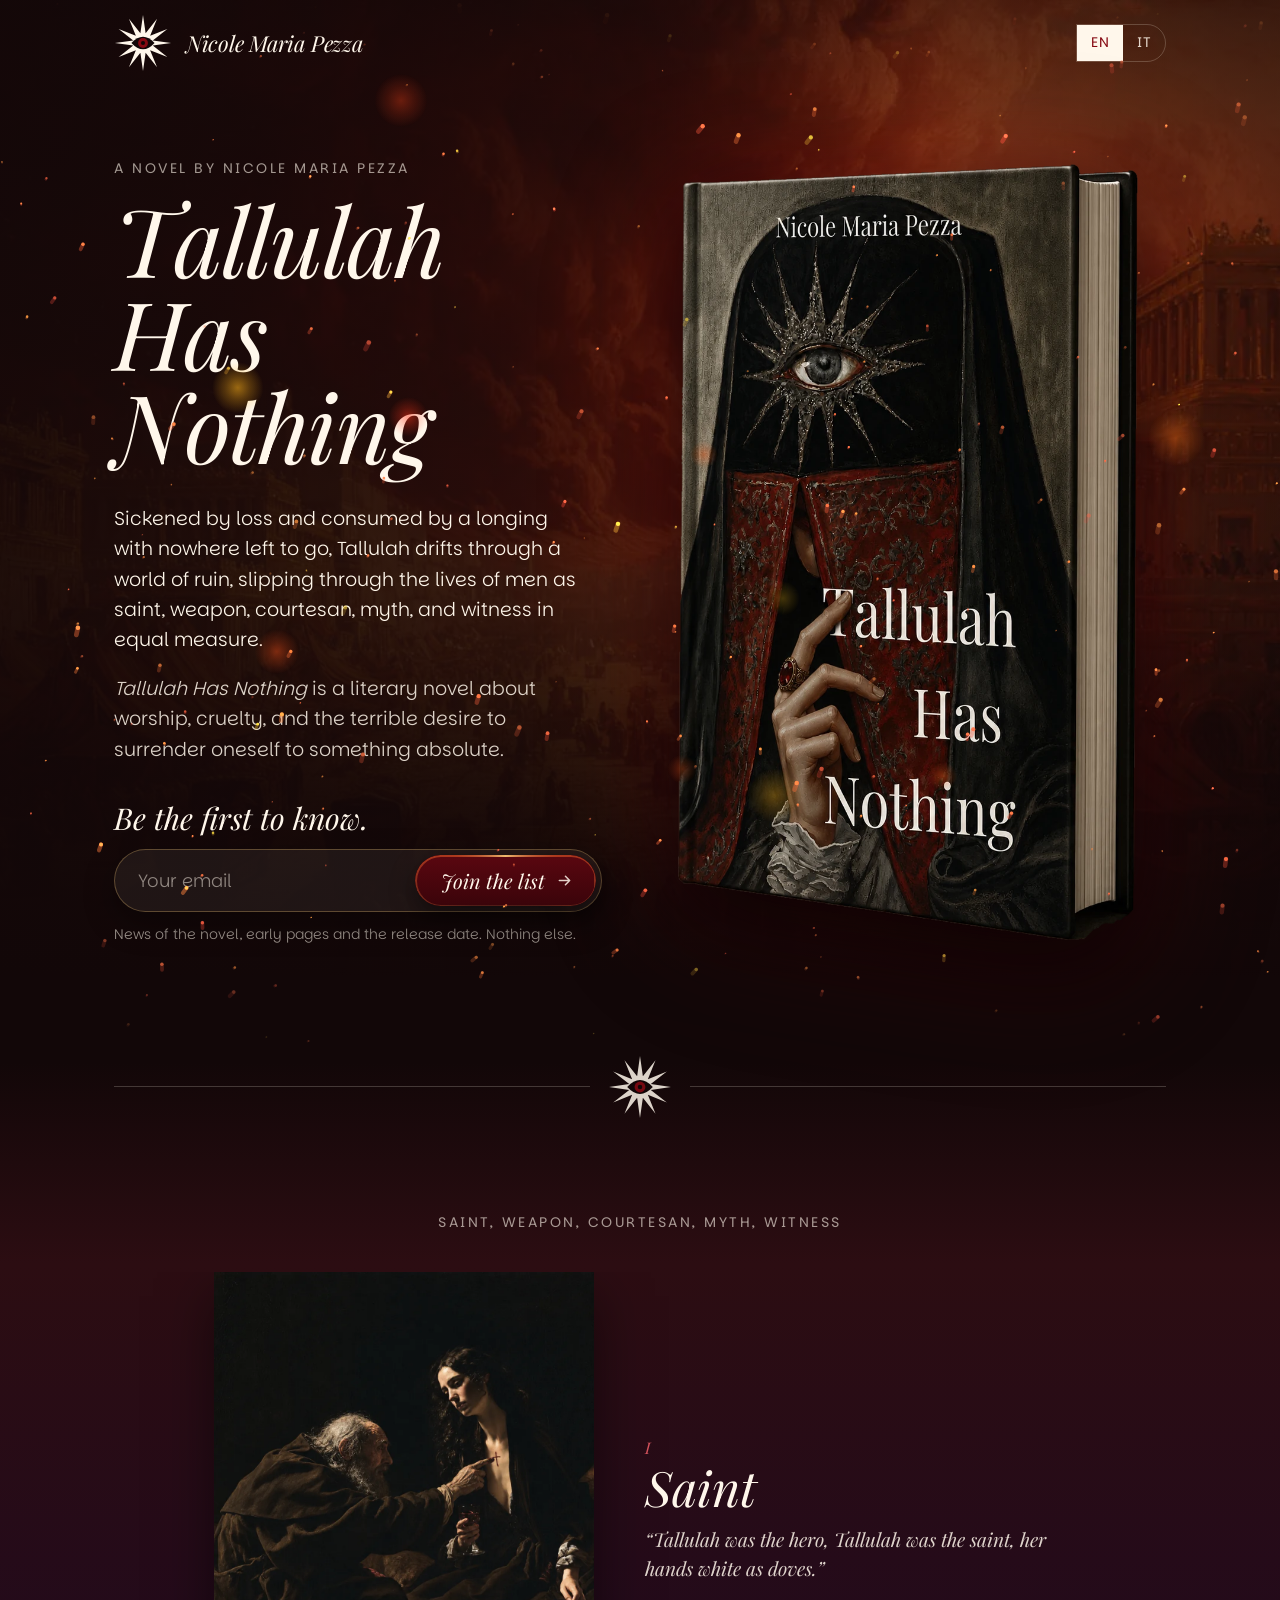
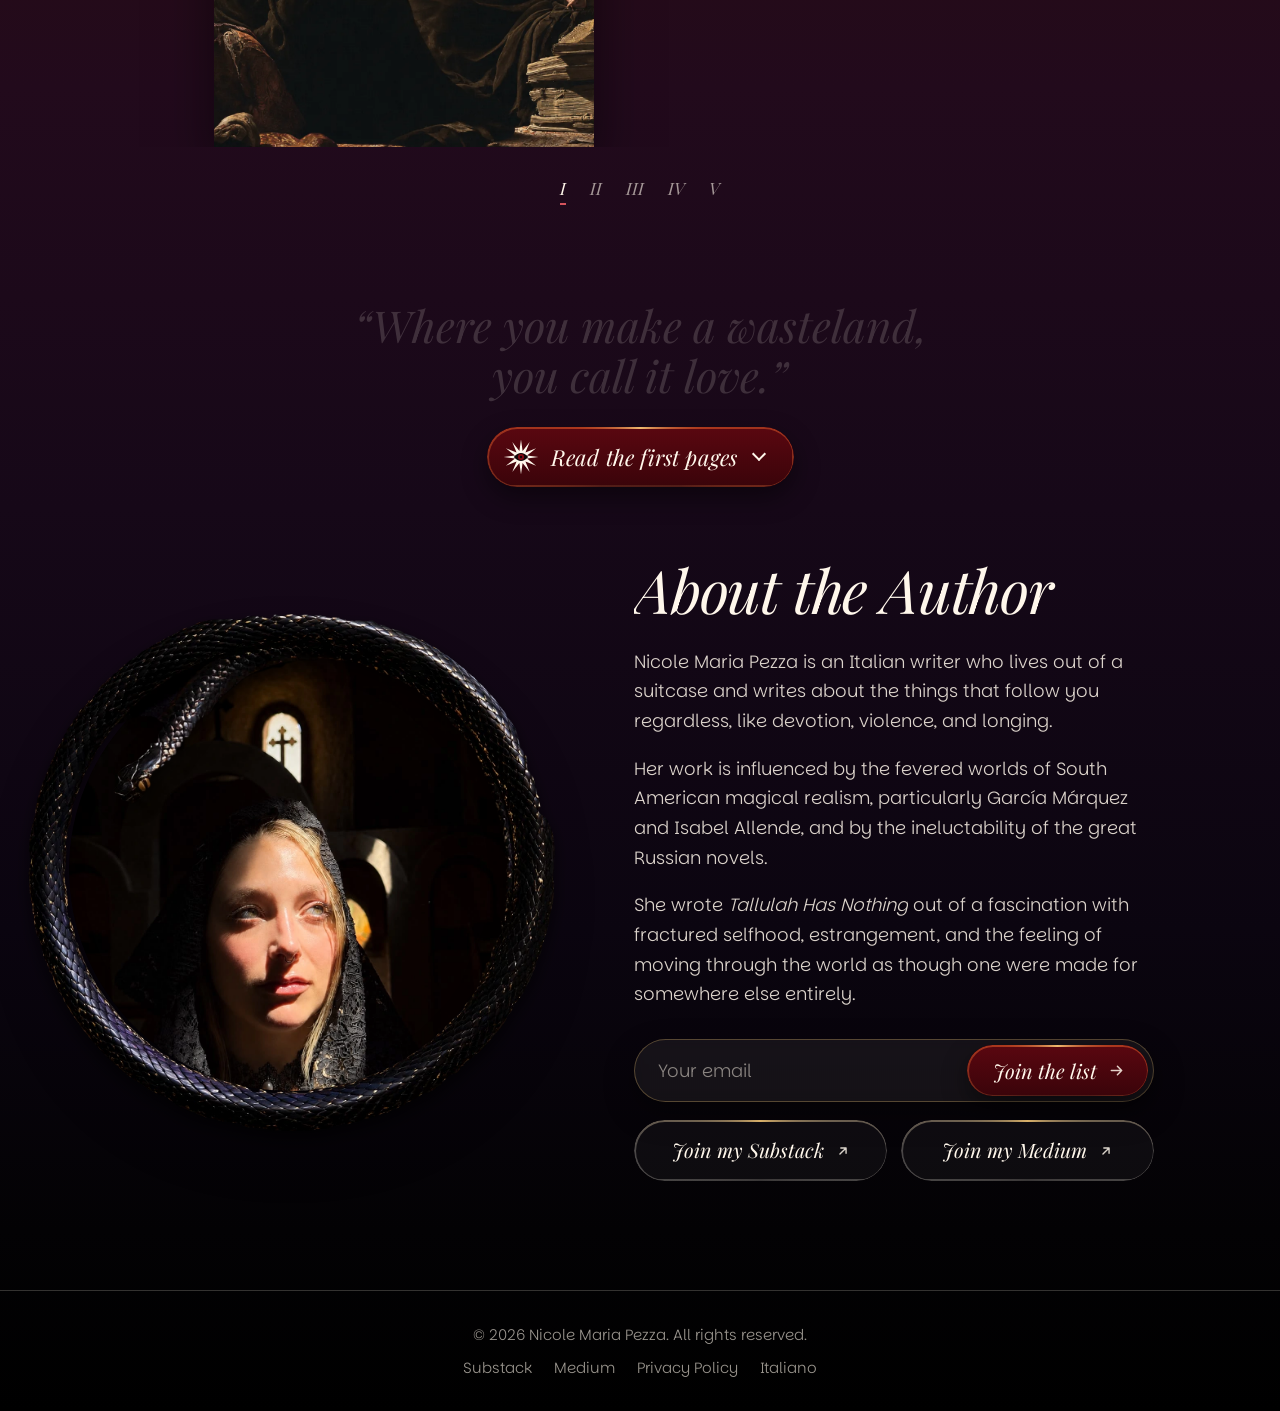
<file: index.html>
<!doctype html>
<html lang="en">
<head>
<meta charset="utf-8">
<meta name="viewport" content="width=device-width, initial-scale=1">
<title>Tallulah Has Nothing · a novel by Nicole Maria Pezza</title>
<meta name="description" content="Tallulah Has Nothing, a literary novel by Nicole Maria Pezza about worship, cruelty, and the terrible desire to surrender oneself to something absolute. Join the mailing list for news, early pages and the release date.">

<link rel="canonical" href="https://nicolemariapezza.com/">
<link rel="alternate" hreflang="en" href="https://nicolemariapezza.com/">
<link rel="alternate" hreflang="it" href="https://nicolemariapezza.com/home-italian/">
<link rel="alternate" hreflang="x-default" href="https://nicolemariapezza.com/">
<meta name="author" content="Nicole Maria Pezza">
<meta name="robots" content="index, follow, max-image-preview:large">
<meta property="og:type" content="book">
<meta property="og:title" content="Tallulah Has Nothing · Nicole Maria Pezza">
<meta property="og:description" content="A literary novel about worship, cruelty, and the terrible desire to surrender oneself to something absolute.">
<meta property="og:image" content="https://nicolemariapezza.com/images/share-en-v3.jpg">
<meta property="og:url" content="https://nicolemariapezza.com/">
<meta property="og:site_name" content="Nicole Maria Pezza">
<meta property="og:locale" content="en_US">
<meta property="og:locale:alternate" content="it_IT">
<meta property="og:image:width" content="1200">
<meta property="og:image:height" content="630">
<meta property="og:image:alt" content="Tallulah Has Nothing by Nicole Maria Pezza">
<meta property="book:author" content="Nicole Maria Pezza">
<meta name="twitter:title" content="Tallulah Has Nothing · Nicole Maria Pezza">
<meta name="twitter:description" content="A literary novel about worship, cruelty, and the terrible desire to surrender oneself to something absolute.">
<meta name="twitter:image" content="https://nicolemariapezza.com/images/share-en-v3.jpg">
<script type="application/ld+json">{"@context": "https://schema.org", "@graph": [{"@type": "WebSite", "@id": "https://nicolemariapezza.com/#site", "name": "Nicole Maria Pezza", "url": "https://nicolemariapezza.com/", "inLanguage": ["en", "it"], "author": {"@id": "https://nicolemariapezza.com/#author"}}, {"@type": "Person", "@id": "https://nicolemariapezza.com/#author", "name": "Nicole Maria Pezza", "url": "https://nicolemariapezza.com/", "image": "https://nicolemariapezza.com/images/author.webp", "jobTitle": "Writer", "nationality": "Italian", "sameAs": ["https://substack.com/@nicolepezza", "https://medium.com/@nicolemariapezza"]}, {"@type": "Book", "@id": "https://nicolemariapezza.com/#book", "name": "Tallulah Has Nothing", "author": {"@id": "https://nicolemariapezza.com/#author"}, "inLanguage": "en", "bookFormat": "https://schema.org/Hardcover", "genre": "Literary fiction", "image": "https://nicolemariapezza.com/images/book-en.webp", "description": "Sickened by loss and consumed by a longing with nowhere left to go, Tallulah drifts through a world of ruin, slipping through the lives of men as saint, weapon, courtesan, myth, and witness in equal measure. Tallulah Has Nothing is a literary novel about worship, cruelty, and the terrible desire to surrender oneself to something absolute.", "url": "https://nicolemariapezza.com/", "translationOfWork": {"@id": "https://nicolemariapezza.com/home-italian/#book"}}]}</script>
<meta name="twitter:card" content="summary_large_image">
<meta name="theme-color" content="#120708">
<link rel="icon" href="images/favicon.svg" type="image/svg+xml">
<link rel="icon" href="images/favicon.png" sizes="32x32">
<link rel="apple-touch-icon" href="images/apple-touch-icon.png">
<link rel="manifest" href="site.webmanifest">
<link rel="preconnect" href="https://fonts.googleapis.com">
<link rel="preconnect" href="https://fonts.gstatic.com" crossorigin>
<link href="https://fonts.googleapis.com/css2?family=Parkinsans:wght@300;400;500&family=Playfair+Display:ital,wght@1,400;1,500&display=swap" rel="stylesheet">
<link rel="preload" as="image" href="images/book-en.webp">
<link rel="stylesheet" href="assets/style.css?v=202610100831">
<link rel="stylesheet" href="assets/story.css?v=202610100831">
<script>document.documentElement.classList.add("js")</script>
<link rel="preload" as="image" href="images/art/babylon.webp">
<link rel="stylesheet" href="assets/fx.css?v=202610100831">
<script data-goatcounter="https://nicolep.goatcounter.com/count" async src="https://gc.zgo.at/count.js"></script>
</head>
<body class="fx">

<header class="topbar">
  <a class="name" href="./"><svg class="mark" viewBox="0 0 64 64" aria-hidden="true"><path d="M32.00,1.00 L34.88,21.24 L47.50,5.15 L39.87,24.13 L58.85,16.50 L42.76,29.12 L63.00,32.00 L42.76,34.88 L58.85,47.50 L39.87,39.87 L47.50,58.85 L34.88,42.76 L32.00,63.00 L29.12,42.76 L16.50,58.85 L24.13,39.87 L5.15,47.50 L21.24,34.88 L1.00,32.00 L21.24,29.12 L5.15,16.50 L24.13,24.13 L16.50,5.15 L29.12,21.24Z" fill="#FFF7EB"/><g class="eye"><path d="M19.20873786407767,32 Q32,18.155339805825243 44.79126213592233,32 Q32,45.84466019417476 19.20873786407767,32Z" fill="#120708"/><circle cx="32" cy="32" r="5.42" fill="#860912"/><circle cx="32" cy="32" r="2.26" fill="#120708"/></g></svg>Nicole Maria Pezza</a>
  <nav class="lang" aria-label="Language">
    <a href="./" aria-current="true">EN</a>
    <a href="home-italian/" hreflang="it" lang="it">IT</a>
  </nav>
</header>

<main>
  <section class="hero">
    <div class="hero-head">
      <p class="kicker">A novel by Nicole Maria Pezza</p>
      <h1>Tallulah Has Nothing</h1>
    </div>

    <figure class="hero-book">
      <div class="tilt">
        <img src="images/book-en.webp" alt="Tallulah Has Nothing by Nicole Maria Pezza" width="777" height="1311" fetchpriority="high">
      </div>
    </figure>

    <div class="hero-body">
      <div class="blurb">
        <p>Sickened by loss and consumed by a longing with nowhere left to go, Tallulah drifts through a world of ruin, slipping through the lives of men as saint, weapon, courtesan, myth, and witness in equal measure.</p>
        <p><em>Tallulah Has Nothing</em> is a literary novel about worship, cruelty, and the terrible desire to surrender oneself to something absolute.</p>
      </div>

      <form class="preorder" id="preorder" data-endpoint="https://formsubmit.co/ajax/nicole.pezza2001@gmail.com" data-error="Something went wrong. Please try again." data-invalid="Please enter a valid email address." novalidate>
        <h2>Be the first to know.</h2>
        <label class="hp">Leave this empty <input type="text" name="_honey" tabindex="-1" autocomplete="off"></label>
        <div class="row">
          <input type="email" name="email" placeholder="Your email" aria-label="Email" required autocomplete="email">
          <button type="submit" class="btn-ember"><span>Join the list</span><span class="be-arrow" aria-hidden="true"><svg viewBox="0 0 16 16" width="15" height="15" fill="none" stroke="currentColor" stroke-width="1.6" stroke-linecap="round" stroke-linejoin="round"><path d="M2.5 8h11M9 3.5 13.5 8 9 12.5"/></svg></span></button>
        </div>
        <p class="note">News of the novel, early pages and the release date. Nothing else.</p>
        <p class="error" role="alert"></p>
      </form>
    </div>
  </section>

  <div class="ornament" aria-hidden="true"><svg class="orn" viewBox="0 0 64 64" aria-hidden="true"><path d="M32.00,1.00 L34.88,21.24 L47.50,5.15 L39.87,24.13 L58.85,16.50 L42.76,29.12 L63.00,32.00 L42.76,34.88 L58.85,47.50 L39.87,39.87 L47.50,58.85 L34.88,42.76 L32.00,63.00 L29.12,42.76 L16.50,58.85 L24.13,39.87 L5.15,47.50 L21.24,34.88 L1.00,32.00 L21.24,29.12 L5.15,16.50 L24.13,24.13 L16.50,5.15 L29.12,21.24Z" fill="#FFF7EB"/><g class="eye"><path d="M19.20873786407767,32 Q32,18.155339805825243 44.79126213592233,32 Q32,45.84466019417476 19.20873786407767,32Z" fill="#120708"/><g class="iris"><circle cx="32" cy="32" r="5.42" fill="#860912"/><circle cx="32" cy="32" r="2.26" fill="#120708"/></g></g></svg></div>
  <section class="roles" aria-labelledby="roles-title">
    <p class="kicker reveal" id="roles-title">Saint, weapon, courtesan, myth, witness</p>
    <div class="role-row">
      <figure class="role reveal">
        <div class="role-img"><img src="images/art/saint.webp" alt="" loading="lazy"></div>
        <figcaption><span class="num">I</span><h3>Saint</h3><blockquote>Tallulah was the hero, Tallulah was the saint, her hands white as doves.</blockquote></figcaption>
      </figure>
      <figure class="role reveal">
        <div class="role-img"><img src="images/art/weapon.webp" alt="" loading="lazy"></div>
        <figcaption><span class="num">II</span><h3>Weapon</h3><blockquote>Forgetting that I am, and always shall be, the hand that brings down the axe.</blockquote></figcaption>
      </figure>
      <figure class="role reveal">
        <div class="role-img"><img src="images/art/courtesan.webp?v=2" alt="" loading="lazy"></div>
        <figcaption><span class="num">III</span><h3>Courtesan</h3><blockquote>She smiled at all those whom her flesh would take on a long journey.</blockquote></figcaption>
      </figure>
      <figure class="role reveal">
        <div class="role-img"><img src="images/art/myth.webp" alt="" loading="lazy"></div>
        <figcaption><span class="num">IV</span><h3>Myth</h3><blockquote>The village burns and the old woman combs her hair.</blockquote></figcaption>
      </figure>
      <figure class="role reveal">
        <div class="role-img"><img src="images/art/witness-3.webp" alt="" loading="lazy"></div>
        <figcaption><span class="num">V</span><h3>Witness</h3><blockquote>The Veiled One observed all things and overlooked evil, bore witness to good.</blockquote></figcaption>
      </figure>
    </div>
  </section>

  <section class="excerpt" id="read">
    <details class="reader reveal">
      <summary>
        <span class="teaser">“Where you make a wasteland, you call it love.”</span>
        <span class="reader-btn"><svg class="rb-eye" viewBox="0 0 64 64" aria-hidden="true"><path d="M32.00,1.00 L34.88,21.24 L47.50,5.15 L39.87,24.13 L58.85,16.50 L42.76,29.12 L63.00,32.00 L42.76,34.88 L58.85,47.50 L39.87,39.87 L47.50,58.85 L34.88,42.76 L32.00,63.00 L29.12,42.76 L16.50,58.85 L24.13,39.87 L5.15,47.50 L21.24,34.88 L1.00,32.00 L21.24,29.12 L5.15,16.50 L24.13,24.13 L16.50,5.15 L29.12,21.24Z" fill="#FFF7EB"/><g class="eye"><path d="M19.20873786407767,32 Q32,18.155339805825243 44.79126213592233,32 Q32,45.84466019417476 19.20873786407767,32Z" fill="#120708"/><circle cx="32" cy="32" r="5.42" fill="#860912"/><circle cx="32" cy="32" r="2.26" fill="#120708"/></g></svg><span class="rb-label">Read the first pages</span><span class="chev" aria-hidden="true"></span></span>
      </summary>
      <h2 class="reader-title">Chapter One</h2>
      <div class="excerpt-text">
      <p>“Where you make a wasteland, you call it love. You dominated and held dominion over me and my body, and called it union. You bound me to you with all your favorite wiles and called it a bond. You are a plague, Tallulah, or perhaps a drought; you burn everything around you and leave nothing. You left nothing to me.”</p>
      <p>He had spoken like a prophet, and three times he had reviled her: three times he had cast her wrongs in her face, and on the third he had sealed her fate, and she had wept.</p>
      <p>All of it was true.</p>
      <p>Once she had anointed her naked body in scented oils so that he might feel desire for her flesh but be unable to seize it, and Tallulah had gone on laughing each time she slipped through his fingers, because she had told him it was a bedroom game and not a game of power, and he had believed her.</p>
      <p>In the evening hours she would lay his head in her lap and tell him fairy tales by moonlight, so that between her curls he might glimpse the moonspun threads and believe, for as long as it took the hero to triumph over darkness, that his mother was there, that she had lived into old age, alive, to dote on him and read him stories beneath the curtain of her white hair.</p>
      <p>Tallulah interrupted the weeping brought on by the three offences, told him she loved him, and seven times tied knots in his hair to remind him that a pact is forever, all the more so since they had shared sperm and blood and tears and grains of moon: if he left, she would become the elegant cynic she had been before, back when her heart was thorned over and coated in honey, and he had made her fall in love by licking it clean to the last drop.</p>
      <p>With that ruinous pronouncement, her love had named her a maker of solitudes, and to his phlegmatic dryness she replied with a ballad, shedding fresh bitter tears, enough to fill his eyes with pity but not his chest with rain, enough to prove her affection but not her fear. She placed his hands on her hips and murmured to him things loving and vicious, as though he were a beast to be placated, until he was moved to sing slow songs in his beautiful voice and call her whore, whore.</p>
      <p>“You’re a vampire, you’re a vampire.”</p>
      </div>
      <div class="excerpt-end">
        <p>The rest is in the book.</p>
        <p class="read-wait">It’s waiting for you.</p>
        <a class="btn-ember" href="#preorder"><span>Join the list</span><span class="be-arrow" aria-hidden="true"><svg viewBox="0 0 16 16" width="15" height="15" fill="none" stroke="currentColor" stroke-width="1.6" stroke-linecap="round" stroke-linejoin="round"><path d="M2.5 8h11M9 3.5 13.5 8 9 12.5"/></svg></span></a>
      </div>
    </details>
  </section>

  <section class="about" id="about">
    <figure class="portrait"><div class="photo"><img src="images/author-photo.webp" alt="Nicole Maria Pezza" width="1086" height="1448" loading="lazy" decoding="async"><div class="serpent" aria-hidden="true"><img class="sp-ring" src="images/serpent-ring.webp?v=7" alt="" width="800" height="800" loading="lazy" decoding="async"><img class="sp-neck" src="images/serpent-neck.webp?v=5" alt="" width="800" height="800" loading="lazy" decoding="async"></div></div></figure>
    <div class="about-text">
      <h2>About the Author</h2>
      <div class="bio">
        <p>Nicole Maria Pezza is an Italian writer who lives out of a suitcase and writes about the things that follow you regardless, like devotion, violence, and longing.</p>
        <p>Her work is influenced by the fevered worlds of South American magical realism, particularly García Márquez and Isabel Allende, and by the ineluctability of the great Russian novels.</p>
        <p>She wrote <em>Tallulah Has Nothing</em> out of a fascination with fractured selfhood, estrangement, and the feeling of moving through the world as though one were made for somewhere else entirely.</p>
      </div>
      <div class="links">
        <form class="preorder join-list" data-endpoint="https://formsubmit.co/ajax/nicole.pezza2001@gmail.com" data-error="Something went wrong. Please try again." data-invalid="Please enter a valid email address." novalidate>
          <label class="hp">Leave this empty <input type="text" name="_honey" tabindex="-1" autocomplete="off"></label>
        <div class="row">
          <input type="email" name="email" placeholder="Your email" aria-label="Email" required autocomplete="email">
          <button type="submit" class="btn-ember"><span>Join the list</span><span class="be-arrow" aria-hidden="true"><svg viewBox="0 0 16 16" width="15" height="15" fill="none" stroke="currentColor" stroke-width="1.6" stroke-linecap="round" stroke-linejoin="round"><path d="M2.5 8h11M9 3.5 13.5 8 9 12.5"/></svg></span></button>
        </div>
        <p class="error" role="alert"></p>
        </form>
        <a class="btn-ghost" href="https://substack.com/@nicolepezza" target="_blank" rel="noopener"><span>Join my Substack</span><span class="be-arrow" aria-hidden="true"><svg viewBox="0 0 16 16" width="14" height="14" fill="none" stroke="currentColor" stroke-width="1.6" stroke-linecap="round" stroke-linejoin="round"><path d="M4.5 11.5 11.5 4.5M5.5 4.5h6v6"/></svg></span></a>
        <a class="btn-ghost" href="https://medium.com/@nicolemariapezza" target="_blank" rel="noopener"><span>Join my Medium</span><span class="be-arrow" aria-hidden="true"><svg viewBox="0 0 16 16" width="14" height="14" fill="none" stroke="currentColor" stroke-width="1.6" stroke-linecap="round" stroke-linejoin="round"><path d="M4.5 11.5 11.5 4.5M5.5 4.5h6v6"/></svg></span></a>
      </div>
    </div>
  </section>
</main>

<footer>
  <p>© 2026 Nicole Maria Pezza. All rights reserved.</p>
  <nav><a href="https://substack.com/@nicolepezza" target="_blank" rel="noopener">Substack</a><a href="https://medium.com/@nicolemariapezza" target="_blank" rel="noopener">Medium</a><a href="privacy-policy/">Privacy Policy</a><a href="home-italian/">Italiano</a></nav>
</footer>

<div class="thanks" role="dialog" aria-modal="true" aria-label="Thank you">
  <div class="card">
    <button class="close" aria-label="Close">×</button>
    <img src="images/thank-you.png" alt="" loading="lazy">
    <h2>Thank you. You’re on the list: I’ll write as soon as there’s news.</h2>
  </div>
</div>

<script src="assets/site.js?v=202610100831"></script>
<script src="assets/story.js?v=202610100831"></script>
<script src="assets/fx.js?v=202610100831"></script>
</body>
</html>
</file>
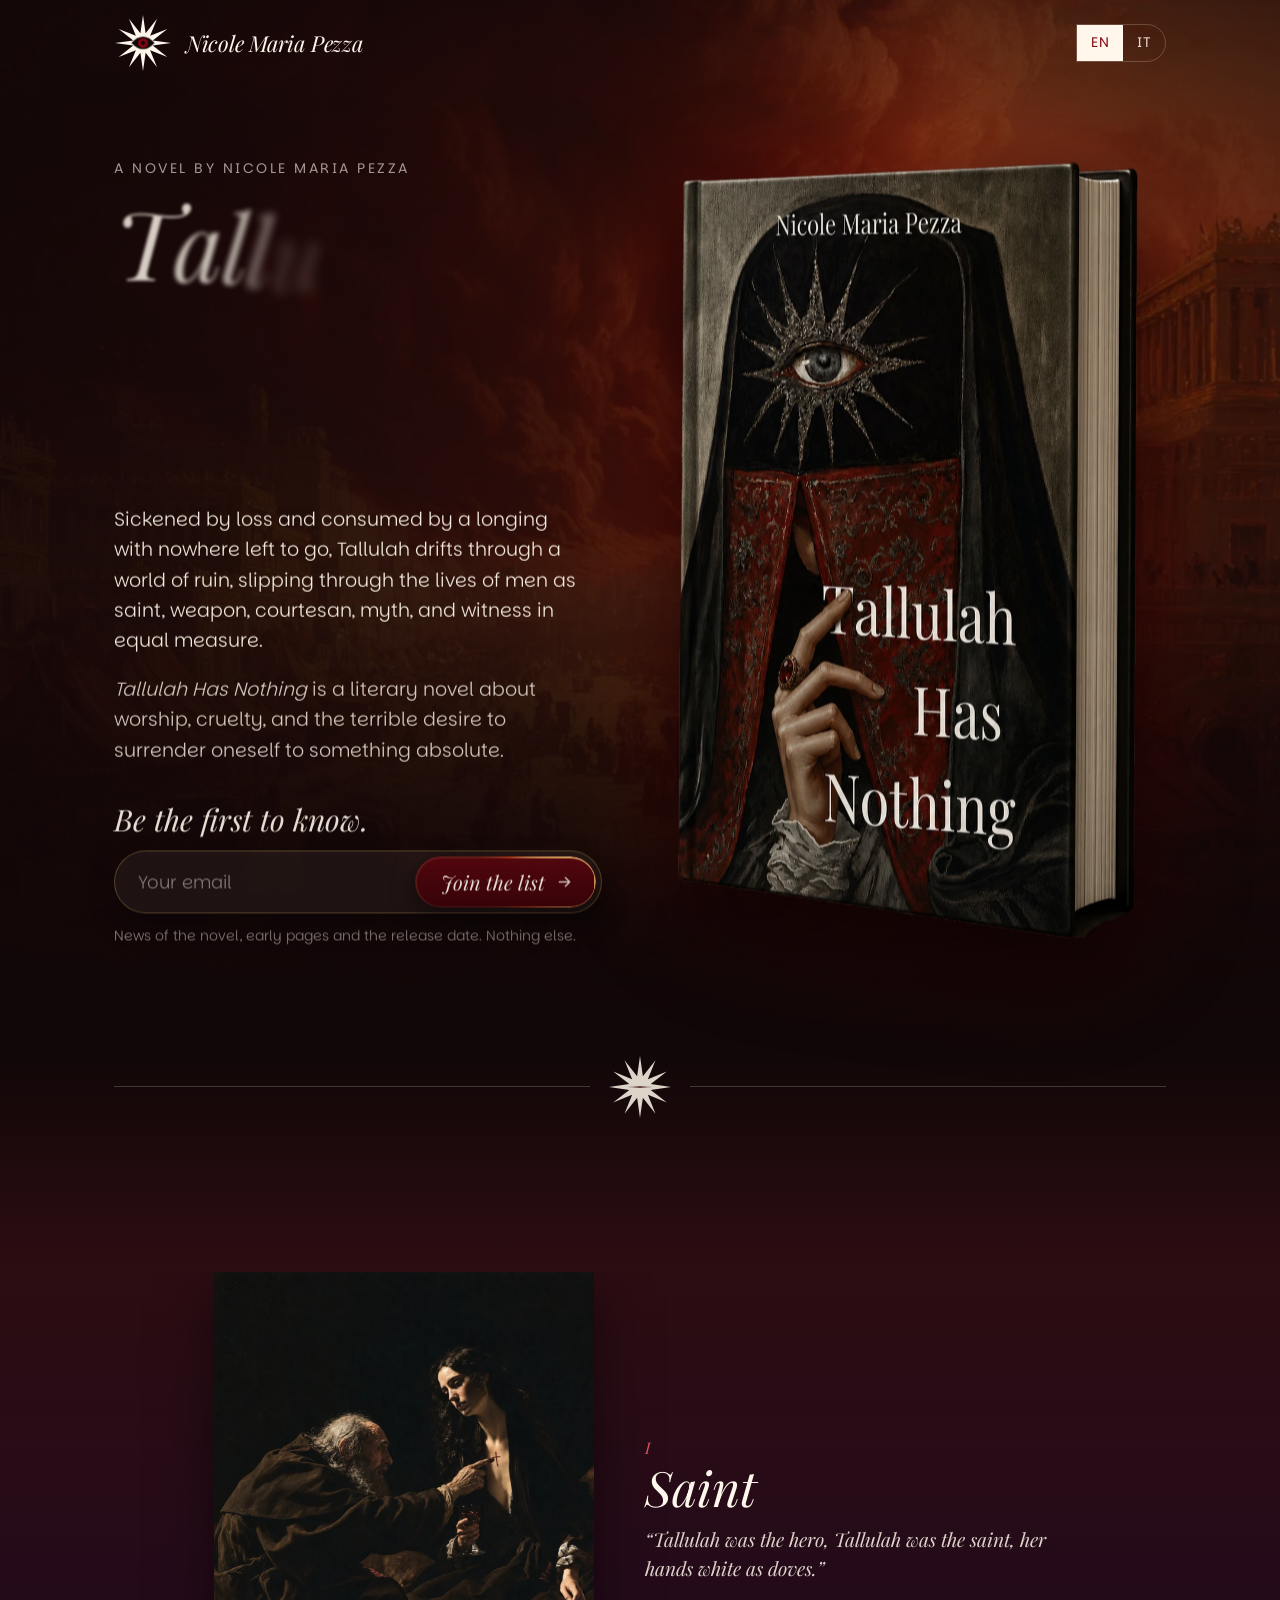
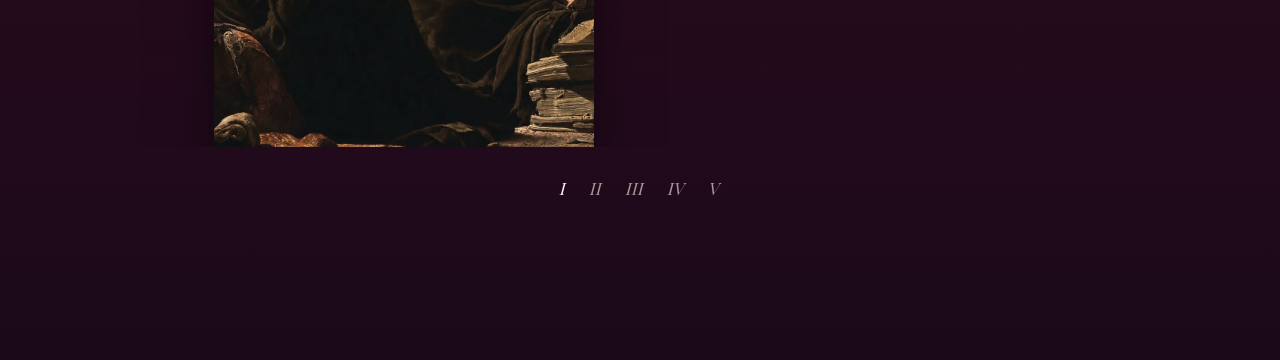
<file: blog/index.html>
<!doctype html><html lang="en"><head><meta name="robots" content="noindex"><meta charset="utf-8"><meta http-equiv="refresh" content="0; url=../"><link rel="canonical" href="https://nicolemariapezza.com/"><title>Redirecting…</title></head><body><a href="../">nicolemariapezza.com</a></body></html>
</file>
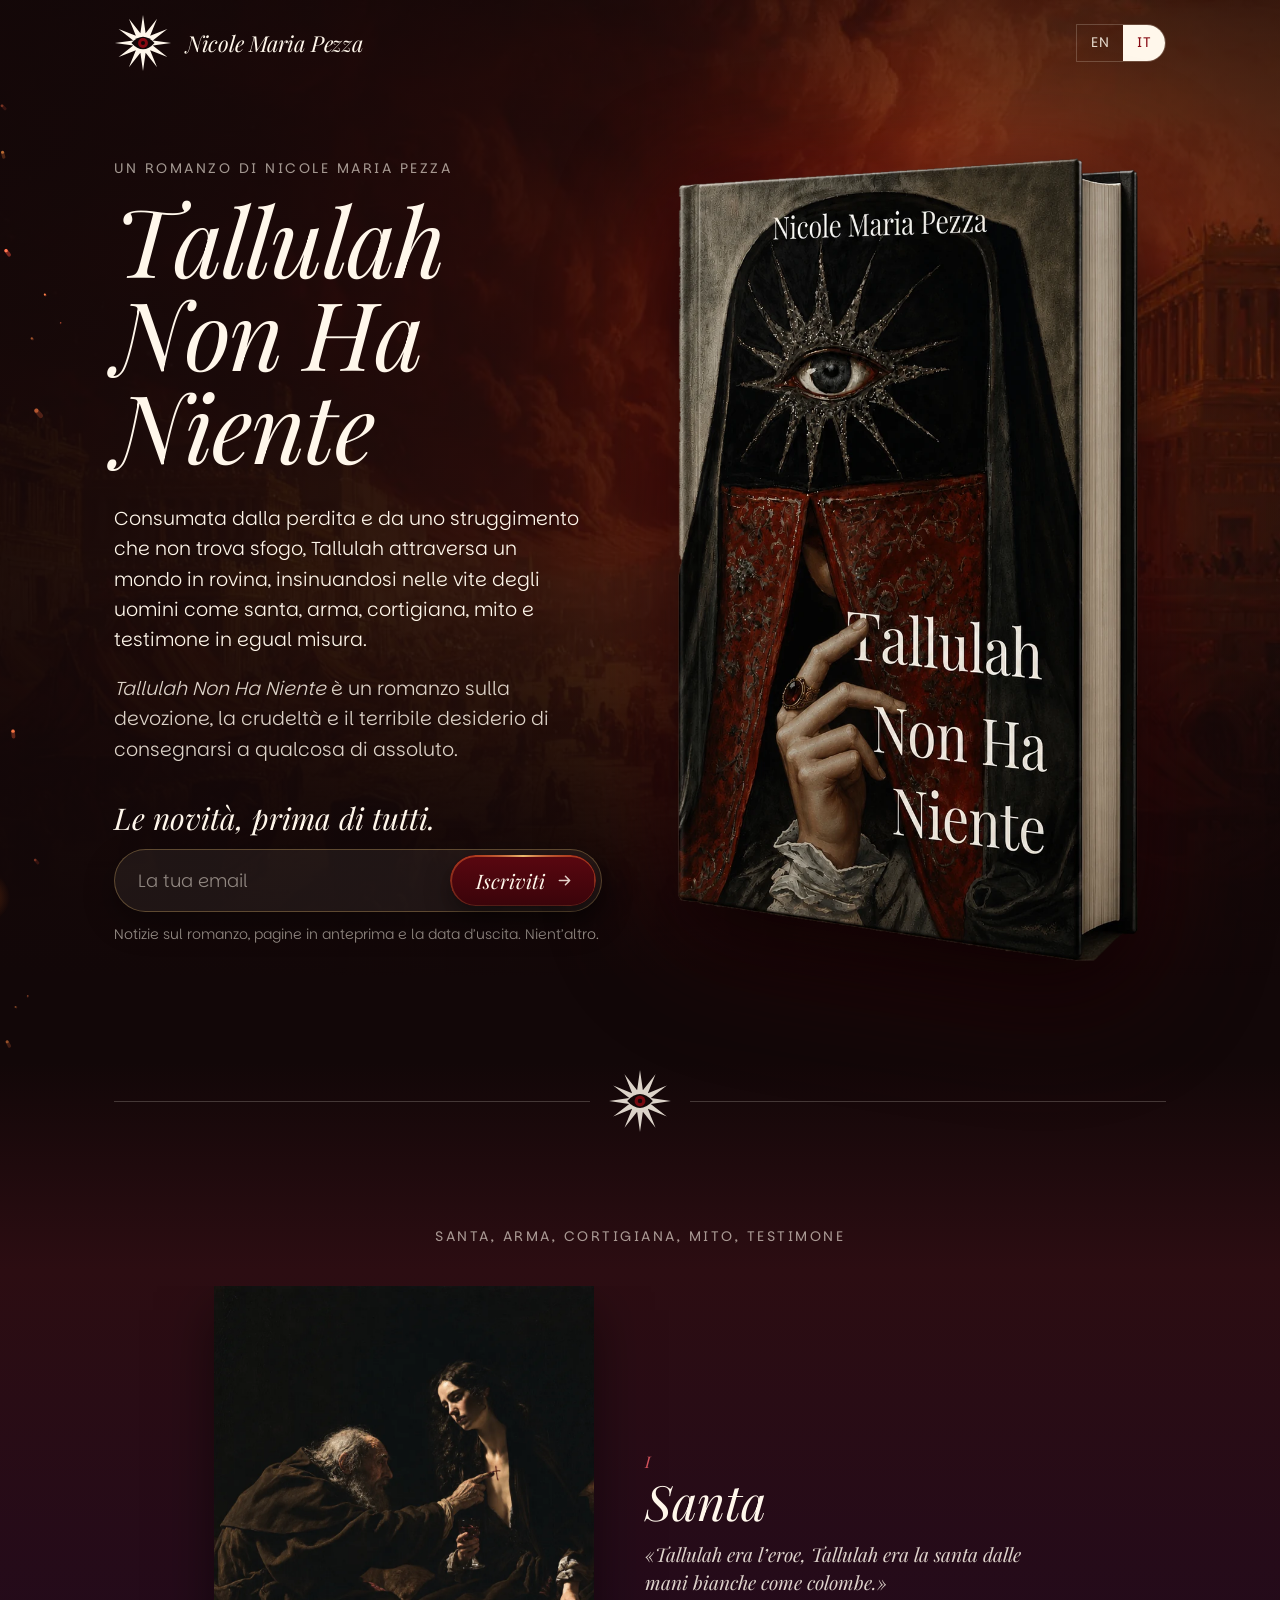
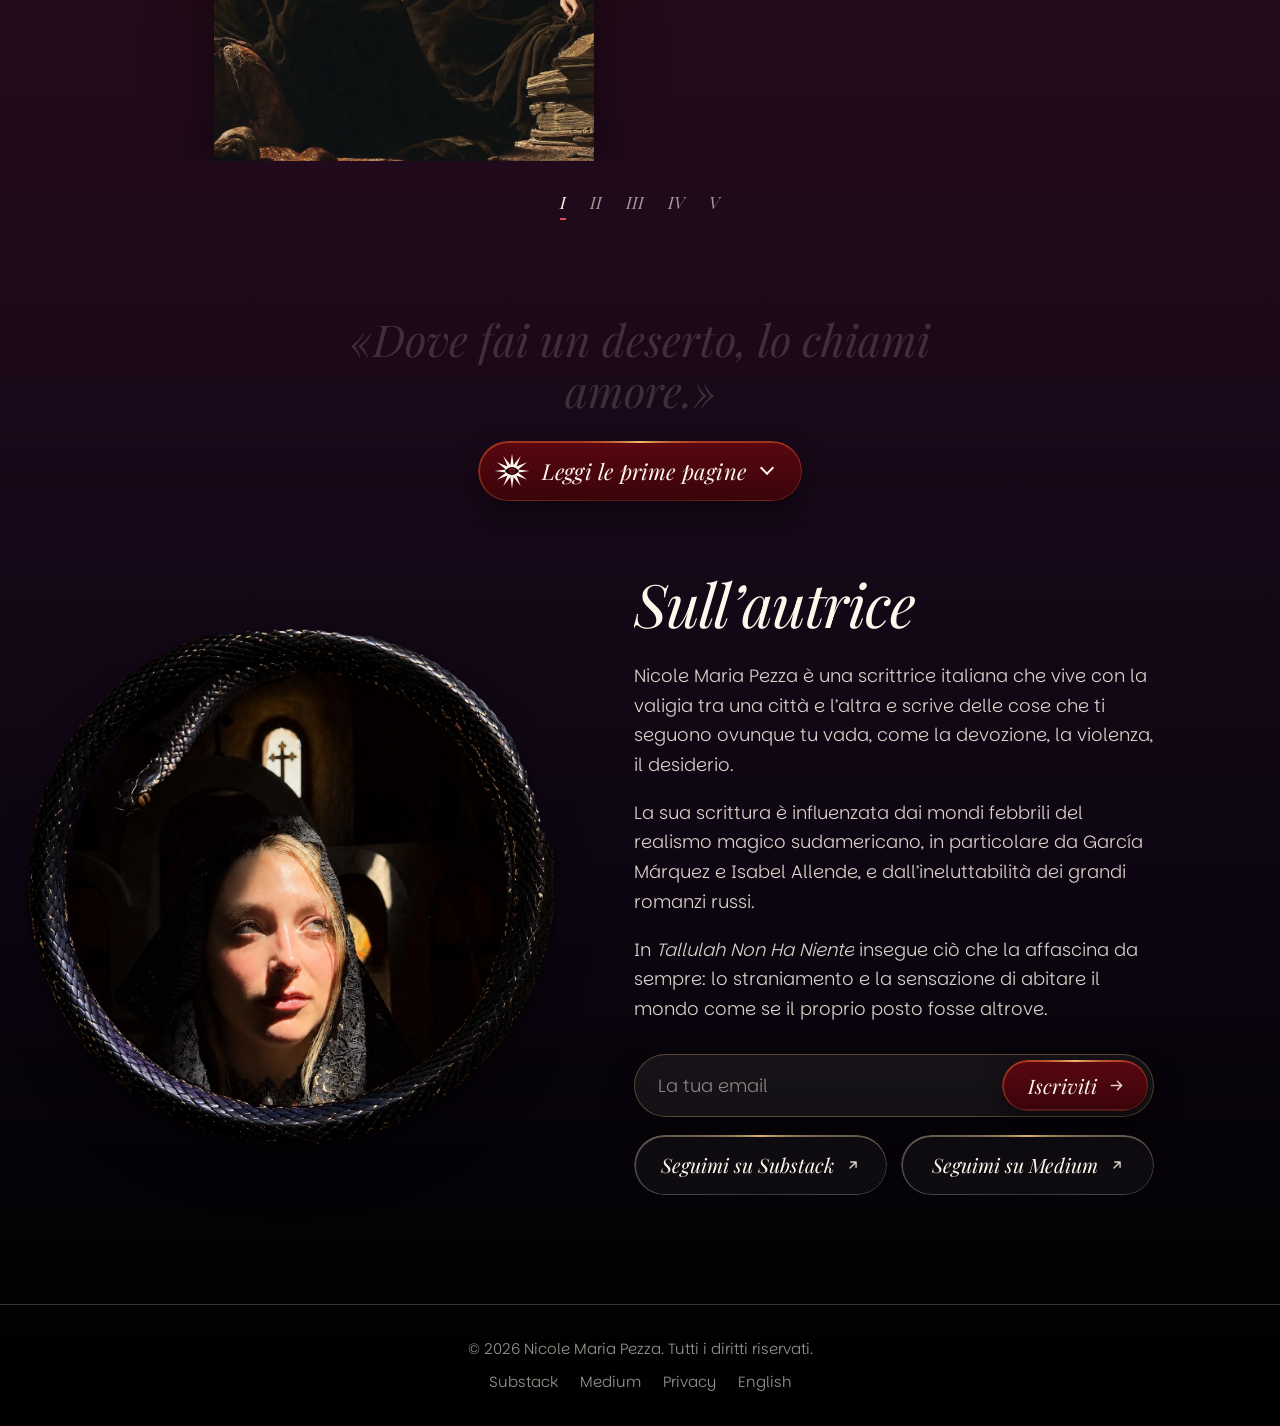
<file: home-italian/index.html>
<!doctype html>
<html lang="it">
<head>
<meta charset="utf-8">
<meta name="viewport" content="width=device-width, initial-scale=1">
<title>Tallulah Non Ha Niente · un romanzo di Nicole Maria Pezza</title>
<meta name="description" content="Tallulah Non Ha Niente, un romanzo di Nicole Maria Pezza sulla devozione, la crudeltà e il terribile desiderio di consegnarsi a qualcosa di assoluto. Iscriviti alla newsletter per notizie, pagine in anteprima e la data d’uscita.">

<link rel="canonical" href="https://nicolemariapezza.com/home-italian/">
<link rel="alternate" hreflang="en" href="https://nicolemariapezza.com/">
<link rel="alternate" hreflang="it" href="https://nicolemariapezza.com/home-italian/">
<link rel="alternate" hreflang="x-default" href="https://nicolemariapezza.com/">
<meta name="author" content="Nicole Maria Pezza">
<meta name="robots" content="index, follow, max-image-preview:large">
<meta property="og:type" content="book">
<meta property="og:title" content="Tallulah Non Ha Niente · Nicole Maria Pezza">
<meta property="og:description" content="Un romanzo sulla devozione, la crudeltà e il terribile desiderio di consegnarsi a qualcosa di assoluto.">
<meta property="og:image" content="https://nicolemariapezza.com/images/share-it-v3.jpg">
<meta property="og:url" content="https://nicolemariapezza.com/home-italian/">
<meta property="og:site_name" content="Nicole Maria Pezza">
<meta property="og:locale" content="it_IT">
<meta property="og:locale:alternate" content="en_US">
<meta property="og:image:width" content="1200">
<meta property="og:image:height" content="630">
<meta property="og:image:alt" content="Tallulah Non Ha Niente di Nicole Maria Pezza">
<meta property="book:author" content="Nicole Maria Pezza">
<meta name="twitter:title" content="Tallulah Non Ha Niente · Nicole Maria Pezza">
<meta name="twitter:description" content="Un romanzo sulla devozione, la crudeltà e il terribile desiderio di consegnarsi a qualcosa di assoluto.">
<meta name="twitter:image" content="https://nicolemariapezza.com/images/share-it-v3.jpg">
<script type="application/ld+json">{"@context": "https://schema.org", "@graph": [{"@type": "WebSite", "@id": "https://nicolemariapezza.com/#site", "name": "Nicole Maria Pezza", "url": "https://nicolemariapezza.com/", "inLanguage": ["en", "it"], "author": {"@id": "https://nicolemariapezza.com/#author"}}, {"@type": "Person", "@id": "https://nicolemariapezza.com/#author", "name": "Nicole Maria Pezza", "url": "https://nicolemariapezza.com/", "image": "https://nicolemariapezza.com/images/author.webp", "jobTitle": "Scrittrice", "nationality": "Italian", "sameAs": ["https://substack.com/@nicolepezza", "https://medium.com/@nicolemariapezza"]}, {"@type": "Book", "@id": "https://nicolemariapezza.com/home-italian/#book", "name": "Tallulah Non Ha Niente", "author": {"@id": "https://nicolemariapezza.com/#author"}, "inLanguage": "it", "bookFormat": "https://schema.org/Hardcover", "genre": "Narrativa letteraria", "image": "https://nicolemariapezza.com/images/book-it.webp", "description": "Consumata dalla perdita e da uno struggimento che non trova sfogo, Tallulah attraversa un mondo in rovina, insinuandosi nelle vite degli uomini come santa, arma, cortigiana, mito e testimone in egual misura. Tallulah Non Ha Niente è un romanzo sulla devozione, la crudeltà e il terribile desiderio di consegnarsi a qualcosa di assoluto.", "url": "https://nicolemariapezza.com/home-italian/", "workTranslation": {"@id": "https://nicolemariapezza.com/#book"}}]}</script>
<meta name="twitter:card" content="summary_large_image">
<meta name="theme-color" content="#120708">
<link rel="icon" href="../images/favicon.svg" type="image/svg+xml">
<link rel="icon" href="../images/favicon.png" sizes="32x32">
<link rel="apple-touch-icon" href="../images/apple-touch-icon.png">
<link rel="manifest" href="../site.webmanifest">
<link rel="preconnect" href="https://fonts.googleapis.com">
<link rel="preconnect" href="https://fonts.gstatic.com" crossorigin>
<link href="https://fonts.googleapis.com/css2?family=Parkinsans:wght@300;400;500&family=Playfair+Display:ital,wght@1,400;1,500&display=swap" rel="stylesheet">
<link rel="preload" as="image" href="../images/book-it.webp">
<link rel="stylesheet" href="../assets/style.css?v=202610100831">
<link rel="stylesheet" href="../assets/story.css?v=202610100831">
<script>document.documentElement.classList.add("js")</script>
<link rel="preload" as="image" href="../images/art/babylon.webp">
<link rel="stylesheet" href="../assets/fx.css?v=202610100831">
<script data-goatcounter="https://nicolep.goatcounter.com/count" async src="https://gc.zgo.at/count.js"></script>
</head>
<body class="fx">

<header class="topbar">
  <a class="name" href="../home-italian/"><svg class="mark" viewBox="0 0 64 64" aria-hidden="true"><path d="M32.00,1.00 L34.88,21.24 L47.50,5.15 L39.87,24.13 L58.85,16.50 L42.76,29.12 L63.00,32.00 L42.76,34.88 L58.85,47.50 L39.87,39.87 L47.50,58.85 L34.88,42.76 L32.00,63.00 L29.12,42.76 L16.50,58.85 L24.13,39.87 L5.15,47.50 L21.24,34.88 L1.00,32.00 L21.24,29.12 L5.15,16.50 L24.13,24.13 L16.50,5.15 L29.12,21.24Z" fill="#FFF7EB"/><g class="eye"><path d="M19.20873786407767,32 Q32,18.155339805825243 44.79126213592233,32 Q32,45.84466019417476 19.20873786407767,32Z" fill="#120708"/><circle cx="32" cy="32" r="5.42" fill="#860912"/><circle cx="32" cy="32" r="2.26" fill="#120708"/></g></svg>Nicole Maria Pezza</a>
  <nav class="lang" aria-label="Lingua">
    <a href="../" hreflang="en" lang="en">EN</a>
    <a href="../home-italian/" aria-current="true">IT</a>
  </nav>
</header>

<main>
  <section class="hero">
    <div class="hero-head">
      <p class="kicker">Un romanzo di Nicole Maria Pezza</p>
      <h1>Tallulah Non Ha Niente</h1>
    </div>

    <figure class="hero-book">
      <div class="tilt">
        <img src="../images/book-it.webp" alt="Tallulah Non Ha Niente di Nicole Maria Pezza" width="762" height="1330" fetchpriority="high">
      </div>
    </figure>

    <div class="hero-body">
      <div class="blurb">
        <p>Consumata dalla perdita e da uno struggimento che non trova sfogo, Tallulah attraversa un mondo in rovina, insinuandosi nelle vite degli uomini come santa, arma, cortigiana, mito e testimone in egual misura.</p>
        <p><em>Tallulah Non Ha Niente</em> è un romanzo sulla devozione, la crudeltà e il terribile desiderio di consegnarsi a qualcosa di assoluto.</p>
      </div>

      <form class="preorder" id="preorder" data-endpoint="https://formsubmit.co/ajax/nicole.pezza2001@gmail.com" data-error="Qualcosa è andato storto. Riprova." data-invalid="Inserisci un indirizzo email valido." novalidate>
        <h2>Le novità, prima di tutti.</h2>
        <label class="hp">Lascia vuoto <input type="text" name="_honey" tabindex="-1" autocomplete="off"></label>
        <div class="row">
          <input type="email" name="email" placeholder="La tua email" aria-label="Email" required autocomplete="email">
          <button type="submit" class="btn-ember"><span>Iscriviti</span><span class="be-arrow" aria-hidden="true"><svg viewBox="0 0 16 16" width="15" height="15" fill="none" stroke="currentColor" stroke-width="1.6" stroke-linecap="round" stroke-linejoin="round"><path d="M2.5 8h11M9 3.5 13.5 8 9 12.5"/></svg></span></button>
        </div>
        <p class="note">Notizie sul romanzo, pagine in anteprima e la data d’uscita. Nient’altro.</p>
        <p class="error" role="alert"></p>
      </form>
    </div>
  </section>

  <div class="ornament" aria-hidden="true"><svg class="orn" viewBox="0 0 64 64" aria-hidden="true"><path d="M32.00,1.00 L34.88,21.24 L47.50,5.15 L39.87,24.13 L58.85,16.50 L42.76,29.12 L63.00,32.00 L42.76,34.88 L58.85,47.50 L39.87,39.87 L47.50,58.85 L34.88,42.76 L32.00,63.00 L29.12,42.76 L16.50,58.85 L24.13,39.87 L5.15,47.50 L21.24,34.88 L1.00,32.00 L21.24,29.12 L5.15,16.50 L24.13,24.13 L16.50,5.15 L29.12,21.24Z" fill="#FFF7EB"/><g class="eye"><path d="M19.20873786407767,32 Q32,18.155339805825243 44.79126213592233,32 Q32,45.84466019417476 19.20873786407767,32Z" fill="#120708"/><g class="iris"><circle cx="32" cy="32" r="5.42" fill="#860912"/><circle cx="32" cy="32" r="2.26" fill="#120708"/></g></g></svg></div>
  <section class="roles" aria-labelledby="roles-title">
    <p class="kicker reveal" id="roles-title">Santa, arma, cortigiana, mito, testimone</p>
    <div class="role-row">
      <figure class="role reveal">
        <div class="role-img"><img src="../images/art/saint.webp" alt="" loading="lazy"></div>
        <figcaption><span class="num">I</span><h3>Santa</h3><blockquote>Tallulah era l’eroe, Tallulah era la santa dalle mani bianche come colombe.</blockquote></figcaption>
      </figure>
      <figure class="role reveal">
        <div class="role-img"><img src="../images/art/weapon.webp" alt="" loading="lazy"></div>
        <figcaption><span class="num">II</span><h3>Arma</h3><blockquote>Dimenticandomi che sono, e sempre sarò, la mano che cala la scure.</blockquote></figcaption>
      </figure>
      <figure class="role reveal">
        <div class="role-img"><img src="../images/art/courtesan.webp?v=2" alt="" loading="lazy"></div>
        <figcaption><span class="num">III</span><h3>Cortigiana</h3><blockquote>Sorrideva a tutti coloro che la propria carne avrebbe condotto a un lungo viaggio.</blockquote></figcaption>
      </figure>
      <figure class="role reveal">
        <div class="role-img"><img src="../images/art/myth.webp" alt="" loading="lazy"></div>
        <figcaption><span class="num">IV</span><h3>Mito</h3><blockquote>Il villaggio brucia e la vecchia si pettina i capelli.</blockquote></figcaption>
      </figure>
      <figure class="role reveal">
        <div class="role-img"><img src="../images/art/witness-3.webp" alt="" loading="lazy"></div>
        <figcaption><span class="num">V</span><h3>Testimone</h3><blockquote>La Velata osservava tutte le cose e soprassedeva al male, testimoniava del bene.</blockquote></figcaption>
      </figure>
    </div>
  </section>

  <section class="excerpt" id="read">
    <details class="reader reveal">
      <summary>
        <span class="teaser">«Dove fai un deserto, lo chiami amore.»</span>
        <span class="reader-btn"><svg class="rb-eye" viewBox="0 0 64 64" aria-hidden="true"><path d="M32.00,1.00 L34.88,21.24 L47.50,5.15 L39.87,24.13 L58.85,16.50 L42.76,29.12 L63.00,32.00 L42.76,34.88 L58.85,47.50 L39.87,39.87 L47.50,58.85 L34.88,42.76 L32.00,63.00 L29.12,42.76 L16.50,58.85 L24.13,39.87 L5.15,47.50 L21.24,34.88 L1.00,32.00 L21.24,29.12 L5.15,16.50 L24.13,24.13 L16.50,5.15 L29.12,21.24Z" fill="#FFF7EB"/><g class="eye"><path d="M19.20873786407767,32 Q32,18.155339805825243 44.79126213592233,32 Q32,45.84466019417476 19.20873786407767,32Z" fill="#120708"/><circle cx="32" cy="32" r="5.42" fill="#860912"/><circle cx="32" cy="32" r="2.26" fill="#120708"/></g></svg><span class="rb-label">Leggi le prime pagine</span><span class="chev" aria-hidden="true"></span></span>
      </summary>
      <h2 class="reader-title">Capitolo primo</h2>
      <div class="excerpt-text">
      <p>– Dove fai un deserto, lo chiami amore. Hai dominato e spadroneggiato su di me e sul mio corpo, e l’hai chiamata unione. Mi hai vincolato a te con tutti gli stratagemmi preferiti e l’hai chiamato legame. Sei un morbo, Tallulah, o forse la siccità, bruci tutto quello che hai attorno e non lasci niente. A me non hai lasciato niente.</p>
      <p>Si era pronunciato come un profeta e per tre volte l’aveva oltraggiata: per tre volte le aveva rinfacciato i suoi mali e alla terza aveva sancito il suo destino, e lei pianto.</p>
      <p>Era tutto vero.</p>
      <p>Una volta si era cosparsa il corpo nudo di olii profumati perché lui provasse desiderio per la carne di lei ma non gli fosse in potere di ghermirla, e Tallulah aveva seguitato a ridere ogni volta che gli scivolava tra le dita, poiché gli aveva raccontato che si trattava di un gioco da letto e non un gioco di potere, e lui ci aveva creduto.</p>
      <p>Nelle ore serotine lei si adagiava il suo capo in grembo e gli narrava favole a lume di luna, perché lui vedesse tra i suoi ricci i fili selenici e pensasse, il tempo che bastava all’eroe per trionfare sull’oscurità, che sua madre fosse lì, e avesse raggiunto la senilità viva per vezzeggiarlo e leggergli storie al di sotto della cortina della sua chioma bianca.</p>
      <p>Tallulah interruppe il pianto suscitato dalle tre offese, gli disse che l’amava e sette volte gli fece nodi ai capelli per ricordargli che un patto è per sempre, tanto più che loro avevano condiviso sperma e sangue e lacrime e chicchi di luna: se lui se ne fosse andato, sarebbe diventata una cinica elegante come lo era stata prima, quando aveva il cuore spinoso ricoperto di miele, e lui l’aveva fatta innamorare leccandoglielo via fino all’ultima goccia.</p>
      <p>Con quel pronunciamento esiziale il suo amore l’aveva nominata creatrice di solitudini e alla sua aridità flemmatica lei gli rispose con una ballata e versò nuove lacrime amare, tante che bastassero a riempirgli gli occhi di pietà ma non il torso di pioggia, tante per dimostrargli l’affetto ma non la paura. Si mise le sue mani sui fianchi e gli sussurrò moti dolci e moti cattivi insieme come se fosse una belva da placare, tanto da spingerlo a cantare canzoni lente con la sua bellissima voce e a chiamarla puttana, puttana.</p>
      <p>– Sei un vampiro, sei un vampiro.</p>
      </div>
      <div class="excerpt-end">
        <p>Il resto è nel libro.</p>
        <p class="read-wait">Ti sta aspettando.</p>
        <a class="btn-ember" href="#preorder"><span>Iscriviti</span><span class="be-arrow" aria-hidden="true"><svg viewBox="0 0 16 16" width="15" height="15" fill="none" stroke="currentColor" stroke-width="1.6" stroke-linecap="round" stroke-linejoin="round"><path d="M2.5 8h11M9 3.5 13.5 8 9 12.5"/></svg></span></a>
      </div>
    </details>
  </section>

  <section class="about" id="about">
    <figure class="portrait"><div class="photo"><img src="../images/author-photo.webp" alt="Nicole Maria Pezza" width="1086" height="1448" loading="lazy" decoding="async"><div class="serpent" aria-hidden="true"><img class="sp-ring" src="../images/serpent-ring.webp?v=7" alt="" width="800" height="800" loading="lazy" decoding="async"><img class="sp-neck" src="../images/serpent-neck.webp?v=5" alt="" width="800" height="800" loading="lazy" decoding="async"></div></div></figure>
    <div class="about-text">
      <h2>Sull’autrice</h2>
      <div class="bio">
        <p>Nicole Maria Pezza è una scrittrice italiana che vive con la valigia tra una città e l’altra e scrive delle cose che ti seguono ovunque tu vada, come la devozione, la violenza, il desiderio.</p>
        <p>La sua scrittura è influenzata dai mondi febbrili del realismo magico sudamericano, in particolare da García Márquez e Isabel Allende, e dall’ineluttabilità dei grandi romanzi russi.</p>
        <p>In <em>Tallulah Non Ha Niente</em> insegue ciò che la affascina da sempre: lo straniamento e la sensazione di abitare il mondo come se il proprio posto fosse altrove.</p>
      </div>
      <div class="links">
        <form class="preorder join-list" data-endpoint="https://formsubmit.co/ajax/nicole.pezza2001@gmail.com" data-error="Qualcosa è andato storto. Riprova." data-invalid="Inserisci un indirizzo email valido." novalidate>
          <label class="hp">Lascia vuoto <input type="text" name="_honey" tabindex="-1" autocomplete="off"></label>
        <div class="row">
          <input type="email" name="email" placeholder="La tua email" aria-label="Email" required autocomplete="email">
          <button type="submit" class="btn-ember"><span>Iscriviti</span><span class="be-arrow" aria-hidden="true"><svg viewBox="0 0 16 16" width="15" height="15" fill="none" stroke="currentColor" stroke-width="1.6" stroke-linecap="round" stroke-linejoin="round"><path d="M2.5 8h11M9 3.5 13.5 8 9 12.5"/></svg></span></button>
        </div>
        <p class="error" role="alert"></p>
        </form>
        <a class="btn-ghost" href="https://substack.com/@nicolepezza" target="_blank" rel="noopener"><span>Seguimi su Substack</span><span class="be-arrow" aria-hidden="true"><svg viewBox="0 0 16 16" width="14" height="14" fill="none" stroke="currentColor" stroke-width="1.6" stroke-linecap="round" stroke-linejoin="round"><path d="M4.5 11.5 11.5 4.5M5.5 4.5h6v6"/></svg></span></a>
        <a class="btn-ghost" href="https://medium.com/@nicolemariapezza" target="_blank" rel="noopener"><span>Seguimi su Medium</span><span class="be-arrow" aria-hidden="true"><svg viewBox="0 0 16 16" width="14" height="14" fill="none" stroke="currentColor" stroke-width="1.6" stroke-linecap="round" stroke-linejoin="round"><path d="M4.5 11.5 11.5 4.5M5.5 4.5h6v6"/></svg></span></a>
      </div>
    </div>
  </section>
</main>

<footer>
  <p>© 2026 Nicole Maria Pezza. Tutti i diritti riservati.</p>
  <nav><a href="https://substack.com/@nicolepezza" target="_blank" rel="noopener">Substack</a><a href="https://medium.com/@nicolemariapezza" target="_blank" rel="noopener">Medium</a><a href="../privacy-policy/it/">Privacy</a><a href="../">English</a></nav>
</footer>

<div class="thanks" role="dialog" aria-modal="true" aria-label="Grazie">
  <div class="card">
    <button class="close" aria-label="Chiudi">×</button>
    <img src="../images/thank-you.png" alt="" loading="lazy">
    <h2>Grazie per esserti iscritto/a: ti scriverò appena ci saranno novità.</h2>
  </div>
</div>

<script src="../assets/site.js?v=202610100831"></script>
<script src="../assets/story.js?v=202610100831"></script>
<script src="../assets/fx.js?v=202610100831"></script>
</body>
</html>
</file>
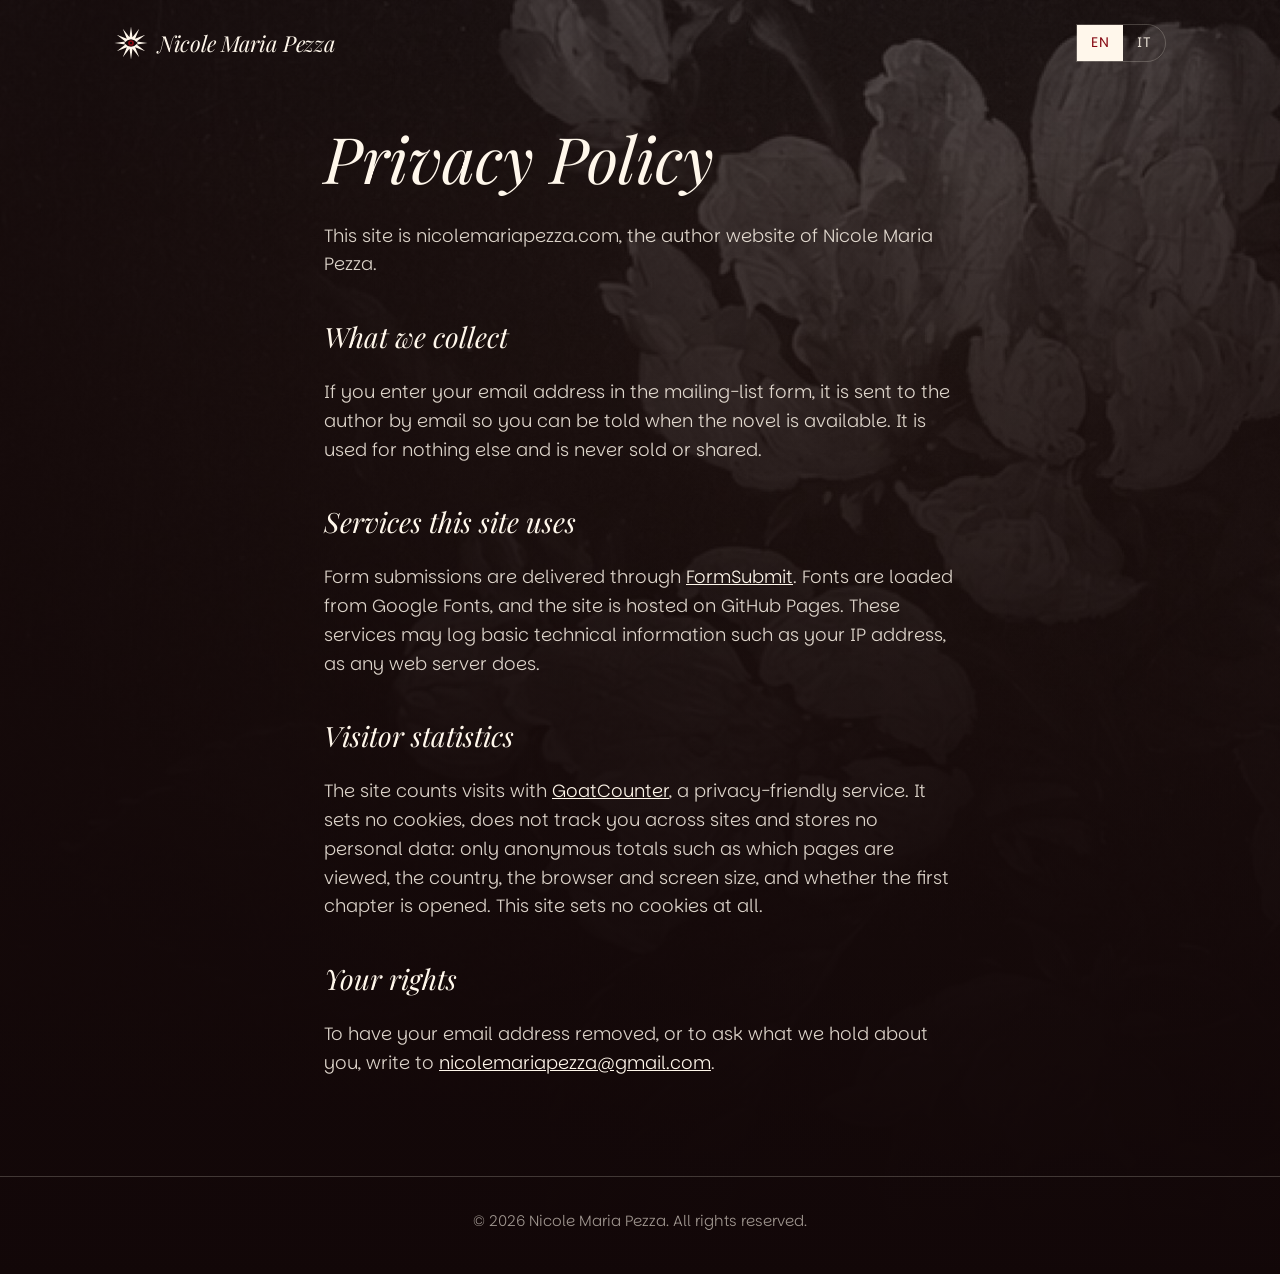
<file: privacy-policy/index.html>
<!doctype html>
<html lang="en">
<head>
<meta charset="utf-8">
<meta name="viewport" content="width=device-width, initial-scale=1">
<title>Privacy Policy · Nicole Maria Pezza</title>
<meta name="description" content="How nicolemariapezza.com handles your data.">
<link rel="canonical" href="https://nicolemariapezza.com/privacy-policy/">
<link rel="alternate" hreflang="it" href="https://nicolemariapezza.com/privacy-policy/it/">
<link rel="icon" href="../images/favicon.svg" type="image/svg+xml">
<link rel="icon" href="../images/favicon.png" sizes="32x32">
<link rel="apple-touch-icon" href="../images/apple-touch-icon.png">
<link rel="manifest" href="../site.webmanifest">
<link rel="preconnect" href="https://fonts.googleapis.com">
<link rel="preconnect" href="https://fonts.gstatic.com" crossorigin>
<link href="https://fonts.googleapis.com/css2?family=Parkinsans:wght@300;400;500&family=Playfair+Display:ital,wght@1,400;1,500&display=swap" rel="stylesheet">
<link rel="stylesheet" href="../assets/style.css">
<script data-goatcounter="https://nicolep.goatcounter.com/count" async src="https://gc.zgo.at/count.js"></script>
</head>
<body>
  <header class="topbar"><a class="name" href="../"><img class="mark" src="../images/mark.svg" alt="" width="26" height="26">Nicole Maria Pezza</a><nav class="lang" aria-label="Language"><a href="./" aria-current="true">EN</a><a href="it/" hreflang="it" lang="it">IT</a></nav></header>
  <main class="text-page">
    <h1>Privacy Policy</h1>
    <p>This site is nicolemariapezza.com, the author website of Nicole Maria Pezza.</p>

    <h2>What we collect</h2>
    <p>If you enter your email address in the mailing-list form, it is sent to the author by email so you can be told when the novel is available. It is used for nothing else and is never sold or shared.</p>

    <h2>Services this site uses</h2>
    <p>Form submissions are delivered through <a href="https://formsubmit.co" rel="noopener">FormSubmit</a>. Fonts are loaded from Google Fonts, and the site is hosted on GitHub Pages. These services may log basic technical information such as your IP address, as any web server does.</p>

    <h2>Visitor statistics</h2>
    <p>The site counts visits with <a href="https://www.goatcounter.com" rel="noopener">GoatCounter</a>, a privacy-friendly service. It sets no cookies, does not track you across sites and stores no personal data: only anonymous totals such as which pages are viewed, the country, the browser and screen size, and whether the first chapter is opened. This site sets no cookies at all.</p>

    <h2>Your rights</h2>
    <p>To have your email address removed, or to ask what we hold about you, write to <a href="mailto:nicolemariapezza@gmail.com">nicolemariapezza@gmail.com</a>.</p>
  </main>
  <footer><p>© 2026 Nicole Maria Pezza. All rights reserved.</p></footer>
</body>
</html>
</file>
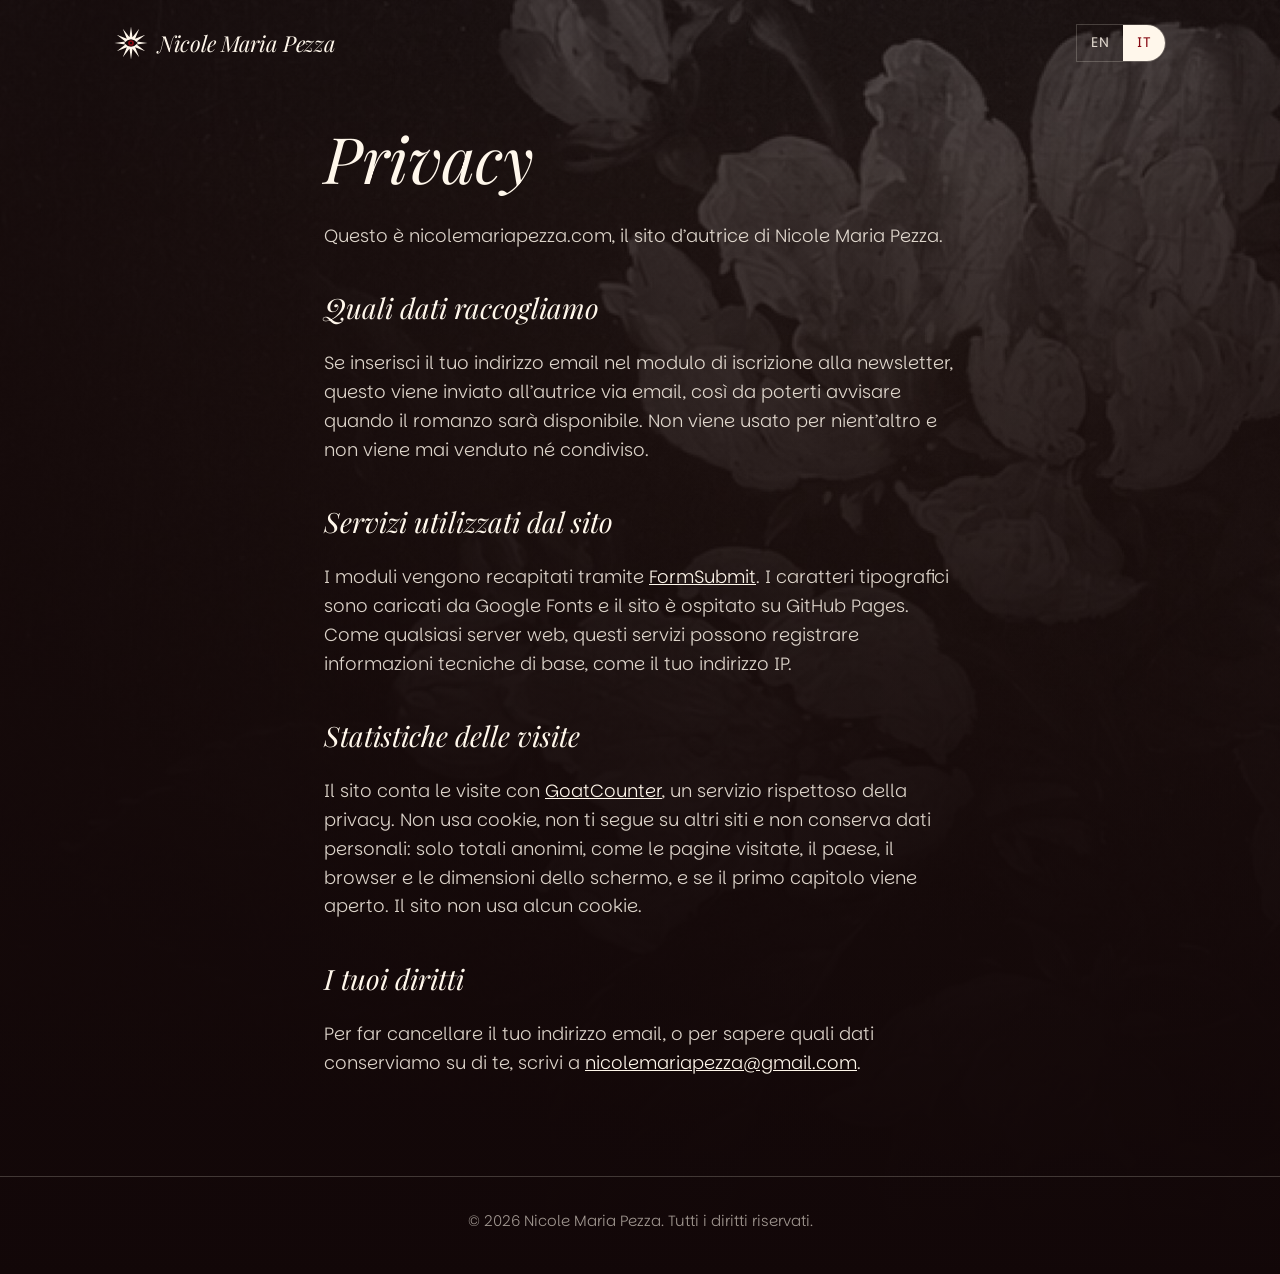
<file: privacy-policy/it/index.html>
<!doctype html>
<html lang="it">
<head>
<meta charset="utf-8">
<meta name="viewport" content="width=device-width, initial-scale=1">
<title>Privacy · Nicole Maria Pezza</title>
<meta name="description" content="Come nicolemariapezza.com tratta i tuoi dati.">
<link rel="canonical" href="https://nicolemariapezza.com/privacy-policy/it/">
<link rel="icon" href="../../images/favicon.svg" type="image/svg+xml">
<link rel="icon" href="../../images/favicon.png" sizes="32x32">
<link rel="apple-touch-icon" href="../../images/apple-touch-icon.png">
<link rel="manifest" href="../../site.webmanifest">
<link rel="alternate" hreflang="en" href="https://nicolemariapezza.com/privacy-policy/">
<link rel="preconnect" href="https://fonts.googleapis.com">
<link rel="preconnect" href="https://fonts.gstatic.com" crossorigin>
<link href="https://fonts.googleapis.com/css2?family=Parkinsans:wght@300;400;500&family=Playfair+Display:ital,wght@1,400;1,500&display=swap" rel="stylesheet">
<link rel="stylesheet" href="../../assets/style.css">
<script data-goatcounter="https://nicolep.goatcounter.com/count" async src="https://gc.zgo.at/count.js"></script>
</head>
<body>
  <header class="topbar"><a class="name" href="../../home-italian/"><img class="mark" src="../../images/mark.svg" alt="" width="26" height="26">Nicole Maria Pezza</a><nav class="lang" aria-label="Lingua"><a href="../" hreflang="en" lang="en">EN</a><a href="./" aria-current="true">IT</a></nav></header>
  <main class="text-page">
    <h1>Privacy</h1>
    <p>Questo è nicolemariapezza.com, il sito d’autrice di Nicole Maria Pezza.</p>

    <h2>Quali dati raccogliamo</h2>
    <p>Se inserisci il tuo indirizzo email nel modulo di iscrizione alla newsletter, questo viene inviato all’autrice via email, così da poterti avvisare quando il romanzo sarà disponibile. Non viene usato per nient’altro e non viene mai venduto né condiviso.</p>

    <h2>Servizi utilizzati dal sito</h2>
    <p>I moduli vengono recapitati tramite <a href="https://formsubmit.co" rel="noopener">FormSubmit</a>. I caratteri tipografici sono caricati da Google Fonts e il sito è ospitato su GitHub Pages. Come qualsiasi server web, questi servizi possono registrare informazioni tecniche di base, come il tuo indirizzo IP.</p>

    <h2>Statistiche delle visite</h2>
    <p>Il sito conta le visite con <a href="https://www.goatcounter.com" rel="noopener">GoatCounter</a>, un servizio rispettoso della privacy. Non usa cookie, non ti segue su altri siti e non conserva dati personali: solo totali anonimi, come le pagine visitate, il paese, il browser e le dimensioni dello schermo, e se il primo capitolo viene aperto. Il sito non usa alcun cookie.</p>

    <h2>I tuoi diritti</h2>
    <p>Per far cancellare il tuo indirizzo email, o per sapere quali dati conserviamo su di te, scrivi a <a href="mailto:nicolemariapezza@gmail.com">nicolemariapezza@gmail.com</a>.</p>
  </main>
  <footer><p>© 2026 Nicole Maria Pezza. Tutti i diritti riservati.</p></footer>
</body>
</html>
</file>
<file: assets/style.css>
/* nicolemariapezza.com
   Colors and fonts live in the variables below. */
:root {
  --cream: #FFF7EB;
  --cream-85: rgba(255, 247, 235, .85);
  --cream-60: rgba(255, 247, 235, .6);
  --cream-20: rgba(255, 247, 235, .2);
  --red: #860912;
  --red-hover: #a10d18;
  --field: #F1EAE0;
  --bg: #120708;
  --serif: "Playfair Display", Georgia, serif;
  --sans: "Parkinsans", "Helvetica Neue", Arial, sans-serif;
  --wrap: 1180px;
  --gutter: clamp(20px, 5vw, 64px);
}

* { box-sizing: border-box; }
html { scroll-behavior: smooth; }
html, body { margin: 0; padding: 0; }

body {
  background-color: var(--bg);
  /* The flower painting, darkened so text and the book stand out */
  background-image:
    radial-gradient(ellipse at 70% 30%, rgba(18, 7, 8, .15), rgba(18, 7, 8, .7) 70%),
    linear-gradient(180deg, rgba(18, 7, 8, .35) 0%, rgba(18, 7, 8, .6) 40%, var(--bg) 100%),
    url("../images/background.jpg");
  background-position: center top;
  background-size: cover, cover, cover;
  background-repeat: no-repeat;
  color: var(--cream-85);
  font-family: var(--sans);
  font-weight: 300;
  font-size: 18px;
  line-height: 1.55;
  -webkit-font-smoothing: antialiased;
}

img { display: block; max-width: 100%; height: auto; }
a { color: inherit; }
em { font-style: italic; }
figure { margin: 0; }

:focus-visible { outline: 2px solid var(--cream); outline-offset: 3px; }

/* Top bar */
.topbar {
  max-width: var(--wrap); margin: 0 auto;
  padding: 24px var(--gutter);
  display: flex; align-items: center; justify-content: space-between;
}
.topbar .mark { width: 34px; height: 34px; flex: none; }
.topbar .name {
  display: inline-flex; align-items: center; gap: 10px;
  font-family: var(--serif); font-style: italic; font-size: 22px;
  color: var(--cream); text-decoration: none; letter-spacing: -0.3px;
}
.lang { display: flex; border: 1px solid var(--cream-20); border-radius: 0 30px 30px 0; overflow: hidden; }
.lang a {
  font-size: 14px; font-weight: 400; letter-spacing: .5px;
  text-decoration: none; padding: 7px 14px; color: var(--cream-85);
}
.lang a[aria-current="true"] { background: var(--cream); color: var(--red); }

/* Hero */
.hero {
  max-width: var(--wrap); margin: 0 auto;
  padding: clamp(24px, 6vw, 72px) var(--gutter) clamp(72px, 10vw, 140px);
  display: grid;
  grid-template-columns: minmax(0, 1fr) minmax(0, 1fr);
  grid-template-areas: "head book" "body book";
  grid-template-rows: auto 1fr;
  column-gap: clamp(32px, 6vw, 96px);
  align-items: start;
}
.hero-head { grid-area: head; }
.hero-body { grid-area: body; }
.hero-book { grid-area: book; align-self: center; justify-self: center; position: relative; }

.kicker {
  margin: 0 0 14px;
  font-size: 14px; font-weight: 400; letter-spacing: 2.5px; text-transform: uppercase;
  color: var(--cream-60);
}
.hero h1 {
  font-family: var(--serif); font-style: italic; font-weight: 400;
  font-size: clamp(48px, 7.4vw, 104px); line-height: .98; letter-spacing: -0.02em;
  color: var(--cream); margin: 0 0 32px;
}

/* The book: big, sharp, lit from behind */
.hero-book::before {
  content: ""; position: absolute; inset: 8% -6% 4%;
  background: radial-gradient(closest-side, rgba(134, 9, 18, .45), rgba(134, 9, 18, 0));
  filter: blur(30px); z-index: -1;
}
.hero-book img {
  width: min(460px, 100%);
  filter: drop-shadow(0 30px 40px rgba(0, 0, 0, .65)) drop-shadow(0 6px 10px rgba(0, 0, 0, .4));
}

.blurb { max-width: 470px; font-size: 19px; line-height: 1.6; }
.blurb p { margin: 0 0 18px; }
.blurb p:first-child { color: var(--cream); }

/* Preorder form */
.preorder { margin-top: 36px; max-width: 500px; position: relative; }
.preorder h2 {
  font-family: var(--serif); font-style: italic; font-weight: 400;
  font-size: 30px; line-height: 1.15; color: var(--cream); margin: 0 0 14px;
}
.preorder .row { display: flex; }
.preorder input[type="email"] {
  flex: 1; min-width: 0; border: 0; border-radius: 0;
  background: var(--field); color: #2a1416;
  font-family: var(--sans); font-size: 18px; font-weight: 300;
  padding: 15px 16px;
}
.preorder input[type="email"]::placeholder { color: #8a7f78; }
.preorder .note { font-size: 14px; color: var(--cream-60); margin: 12px 0 0; }
.preorder .error { color: var(--cream); font-size: 15px; margin: 8px 0 0; }
.preorder .error:empty { display: none; }
.hp { position: absolute; left: -9999px; }

.btn {
  display: inline-flex; align-items: center; justify-content: center;
  font-family: var(--sans); font-size: 18px; font-weight: 300; letter-spacing: -0.2px;
  text-decoration: none; border: 0; cursor: pointer; white-space: nowrap;
  border-radius: 0 40px 40px 0; padding: 15px 30px 15px 24px;
  transition: background-color .2s, transform .2s;
}
.btn b { font-weight: 500; }
.btn-red { background: var(--red); color: var(--cream); }
.btn-red:hover { background: var(--red-hover); }
.btn-cream { background: var(--cream); color: var(--red); }
.btn-cream:hover { background: #fff; }
.btn:disabled { opacity: .6; cursor: wait; }

/* About */
.about {
  max-width: var(--wrap); margin: 0 auto;
  padding: clamp(56px, 8vw, 110px) var(--gutter);
  display: grid; grid-template-columns: minmax(0, 5fr) minmax(0, 6fr);
  gap: clamp(32px, 6vw, 88px); align-items: center;
  border-top: 1px solid var(--cream-20);
}
.portrait img { width: 100%; max-width: 440px; margin: 0 auto; filter: drop-shadow(0 20px 30px rgba(0,0,0,.5)); }
.about h2 {
  font-family: var(--serif); font-style: italic; font-weight: 400;
  font-size: clamp(40px, 5vw, 60px); line-height: 1; letter-spacing: -0.02em;
  color: var(--cream); margin: 0 0 28px;
}
.bio { font-size: 18px; line-height: 1.65; }
.bio p { margin: 0 0 18px; }
.links { display: flex; flex-wrap: wrap; gap: 12px; margin-top: 30px; }

/* Footer */
footer {
  border-top: 1px solid var(--cream-20);
  padding: 32px var(--gutter); text-align: center;
  font-size: 15px; color: var(--cream-60);
}
footer p { margin: 0 0 10px; }
footer nav { display: flex; flex-wrap: wrap; justify-content: center; gap: 6px 22px; }
footer nav a { text-decoration: none; }
footer nav a:hover { color: var(--cream); text-decoration: underline; }

/* Thank-you overlay */
.thanks {
  position: fixed; inset: 0; z-index: 100;
  background: rgba(10, 4, 5, .88);
  display: none; align-items: center; justify-content: center; padding: 20px;
}
.thanks.open { display: flex; }
.thanks .card { position: relative; max-width: 520px; text-align: center; }
.thanks h2 {
  font-family: var(--serif); font-style: italic; font-weight: 400;
  color: var(--cream); font-size: clamp(26px, 4vw, 36px); line-height: 1.2; margin: 24px 0 0;
}
.thanks img { margin: 0 auto; max-height: 50vh; width: auto; }
.thanks .close {
  position: absolute; top: -12px; right: -12px;
  background: var(--cream); color: var(--red); border: 0; cursor: pointer;
  font-size: 22px; width: 40px; height: 40px; border-radius: 50%;
}

/* Simple text pages (privacy policy) */
.text-page { max-width: 760px; margin: 0 auto; padding: 40px var(--gutter) 80px; font-size: 18px; line-height: 1.6; }
.text-page h1 { font-family: var(--serif); font-style: italic; font-weight: 400; color: var(--cream); font-size: clamp(40px, 6vw, 64px); line-height: 1; margin: 0 0 32px; }
.text-page h2 { font-family: var(--serif); font-style: italic; font-weight: 400; color: var(--cream); font-size: 28px; margin: 36px 0 10px; }
.text-page a { color: var(--cream); }

/* Tablet and phone: one column, book right under the title */
@media (max-width: 860px) {
  .hero {
    grid-template-columns: 1fr;
    grid-template-areas: "head" "book" "body";
    grid-template-rows: auto;
    text-align: center;
  }
  .hero h1 { margin-bottom: 28px; }
  .hero-book { margin-bottom: 36px; }
  .hero-book img { width: min(360px, 82vw); }
  .blurb, .preorder { margin-left: auto; margin-right: auto; }
  .blurb { font-size: 17px; }
  .about { grid-template-columns: 1fr; text-align: center; }
  .bio { text-align: left; max-width: 560px; margin: 0 auto; }
  .portrait img { max-width: 320px; }
  .links { justify-content: center; }
}
@media (max-width: 480px) {
  body { font-size: 16px; }
  .topbar { padding-top: 16px; padding-bottom: 16px; }
  .topbar .name { font-size: 18px; }
  .kicker { font-size: 12px; letter-spacing: 2px; }
  .blurb { font-size: 16px; }
  .preorder h2 { font-size: 26px; }
  .preorder .row { flex-direction: column; gap: 10px; }
  .preorder .btn { border-radius: 0 40px 40px 0; width: 100%; }
  .bio { font-size: 16px; }
  .links .btn { width: 100%; }
}
</file>
<file: assets/story.css>
/* Five roles and "Read the first pages". Loaded after style.css.
   Motion is limited to gentle fades, and switched off for reduced-motion users. */

/* ---------- Five roles ---------- */
.roles {
  max-width: var(--wrap); margin: 0 auto;
  padding: clamp(40px, 7vw, 90px) var(--gutter) clamp(20px, 3vw, 36px);
  border-top: 1px solid var(--cream-20);
}
.roles > .kicker { text-align: center; margin-bottom: clamp(28px, 4vw, 44px); }
.role-row {
  display: grid; grid-template-columns: repeat(5, minmax(0, 1fr));
  gap: clamp(14px, 2vw, 28px);
}
.role { margin: 0; }
.role-img { aspect-ratio: 3 / 4; overflow: hidden; background: #1e0e10; }
.role-img img {
  width: 100%; height: 100%; object-fit: cover;
  filter: saturate(.85); transition: transform 1.2s ease, filter .6s ease;
}
.role:hover .role-img img { transform: scale(1.04); filter: saturate(1); }
.role figcaption { padding-top: 16px; }
.role .num { display: block; font-family: var(--serif); font-style: italic; font-size: 15px; color: #d4535c; }
.role h3 {
  font-family: var(--serif); font-style: italic; font-weight: 400;
  font-size: clamp(26px, 2.4vw, 34px); line-height: 1.05; color: var(--cream); margin: 2px 0 10px;
}
.role blockquote {
  margin: 0; font-size: 15px; line-height: 1.5; color: var(--cream-85);
  font-family: var(--serif); font-style: italic;
}
.role blockquote::before { content: "“"; }
.role blockquote::after { content: "”"; }
:lang(it) .role blockquote::before { content: "«"; }
:lang(it) .role blockquote::after { content: "»"; }

/* ---------- First pages: a teaser line and a red button that opens the chapter ---------- */
.excerpt {
  max-width: 720px; margin: 0 auto;
  padding: clamp(36px, 6vw, 72px) var(--gutter) clamp(44px, 7vw, 84px);
}
.reader summary {
  list-style: none; cursor: pointer; text-align: center;
  display: flex; flex-direction: column; align-items: center; gap: 26px;
}
.reader summary::-webkit-details-marker { display: none; }
.reader .teaser {
  font-family: var(--serif); font-style: italic; color: var(--cream);
  font-size: clamp(28px, 3.6vw, 44px); line-height: 1.15; max-width: 640px;
}
.reader[open] .teaser { display: none; }
/* The chapter button: an ember-lit pill with a slowly turning gold ring, a light sweep and a blinking star-eye */
.reader-btn {
  position: relative; isolation: isolate; display: inline-flex; align-items: center; gap: 14px;
  padding: 16px 34px 16px 16px; border-radius: 999px;
  font-family: var(--serif); font-style: italic; font-size: clamp(20px, 2vw, 24px); color: var(--cream);
  background: radial-gradient(120% 160% at 30% 0%, #c0182a 0%, #8f0a16 45%, #4f040b 100%);
  box-shadow: 0 0 0 1px rgba(255, 190, 120, .18) inset, 0 10px 24px rgba(0, 0, 0, .45);
  transition: transform .35s cubic-bezier(.2,.7,.1,1);
  overflow: hidden;
}
/* turning ring of gold-to-ember light around the edge */
.reader-btn::before {
  content: ""; position: absolute; inset: 0; border-radius: inherit; padding: 3px; z-index: 1; pointer-events: none;
  background: conic-gradient(from var(--rb-a, 0deg), #ffcf7a, #ff6a2b, #860912 30%, #2a0306 50%, #860912 70%, #ff6a2b, #ffcf7a);
  -webkit-mask: linear-gradient(#000 0 0) content-box, linear-gradient(#000 0 0); -webkit-mask-composite: xor;
          mask: linear-gradient(#000 0 0) content-box exclude, linear-gradient(#000 0 0);
  animation: rb-spin 4s linear infinite;
}

@property --rb-a { syntax: "<angle>"; inherits: false; initial-value: 0deg; }
@keyframes rb-spin { to { --rb-a: 360deg; } }
@keyframes rb-sweep { 0%, 70% { left: -40%; } 100% { left: 120%; } }
@keyframes rb-breathe {
  0%, 100% { box-shadow: 0 0 0 1px rgba(255,190,120,.18) inset, 0 12px 34px rgba(160,14,26,.45), 0 0 50px rgba(214,70,30,.2); }
  50% { box-shadow: 0 0 0 1px rgba(255,190,120,.28) inset, 0 16px 44px rgba(190,20,32,.6), 0 0 90px rgba(240,90,35,.45); }
}
.reader-btn .rb-eye {
  width: 44px; height: 44px; flex: none; position: relative; z-index: 2;
  transition: transform 1.2s cubic-bezier(.2,.7,.1,1);
}
.reader-btn .rb-eye .eye { transform-origin: 32px 32px; animation: fx-blink 6s ease-in-out infinite 1s; }
.reader-btn .rb-label { position: relative; z-index: 2; letter-spacing: .2px; }
.reader-btn .chev {
  position: relative; z-index: 2; display: inline-block; width: 10px; height: 10px; margin: -6px 0 0 4px;
  border-right: 2px solid currentColor; border-bottom: 2px solid currentColor;
  transform: rotate(45deg); animation: rb-nudge 1.8s ease-in-out infinite;
}
@keyframes rb-nudge { 0%, 100% { translate: 0 0; } 50% { translate: 0 4px; } }
.reader summary:hover .reader-btn { transform: translateY(-3px) scale(1.03); }

.reader summary:hover .reader-btn::before { animation-duration: 1.6s; }
.reader-btn::after { content: none; }
.reader summary:focus-visible { outline: none; }
.reader summary:focus-visible .reader-btn { outline: 2px solid var(--cream); outline-offset: 4px; }
.reader[open] .reader-btn { animation: none; }
.reader[open] .reader-btn .chev { transform: rotate(-135deg); margin-top: 6px; animation: none; }
.reader[open] .reader-btn::after { display: none; }
@keyframes fx-blink {
  0%, 86%, 100% { transform: scaleY(1); } 89% { transform: scaleY(.06); } 92% { transform: scaleY(1); } 94.5% { transform: scaleY(.06); } 97% { transform: scaleY(1); }
}
.reader[open] summary { margin-bottom: 30px; }
.reader-title {
  font-family: var(--serif); font-style: italic; font-weight: 400; text-align: center;
  font-size: clamp(34px, 4.4vw, 52px); line-height: 1; color: var(--cream); margin: 0 0 28px;
}
.excerpt-text {
  font-family: var(--serif); font-size: clamp(18px, 1.6vw, 21px); line-height: 1.75;
  color: var(--cream); padding: 0;
}
.reader[open] .excerpt-text { animation: open .6s ease; }
@keyframes open { from { opacity: 0; transform: translateY(-6px); } to { opacity: 1; transform: none; } }
.excerpt-text p { margin: 0 0 1.1em; text-indent: 1.5em; }
.excerpt-text p:first-child { text-indent: 0; }
.excerpt-end { text-align: center; padding: 18px 0 10px; }
.excerpt-end p { font-family: var(--serif); font-style: italic; font-size: 24px; color: var(--cream); margin: 0 0 18px; }

/* ---------- Gentle fade-in on scroll ---------- */
.js .reveal { opacity: 0; transform: translateY(16px); transition: opacity .9s ease, transform .9s ease; }
.js .reveal.in { opacity: 1; transform: none; }
.js .role-row .role:nth-child(2) { transition-delay: .08s; }
.js .role-row .role:nth-child(3) { transition-delay: .16s; }
.js .role-row .role:nth-child(4) { transition-delay: .24s; }
.js .role-row .role:nth-child(5) { transition-delay: .32s; }

/* ---------- Roles as a carousel (set up by story.js) ---------- */
.roles.is-carousel .role-row { display: grid; grid-template-columns: 1fr; position: relative; }
.js .roles.is-carousel .role-row { overflow: hidden; }
.js .roles.is-carousel .role {
  grid-area: 1 / 1; display: grid; grid-template-columns: minmax(0, 1fr) minmax(0, 1.1fr);
  gap: clamp(24px, 4vw, 52px); align-items: center; max-width: 900px; margin: 0 auto; width: 100%;
  opacity: 0; visibility: hidden; transform: translateX(80px);
  transition: transform 1.1s cubic-bezier(.65,0,.35,1), opacity .9s ease, visibility 0s linear 1.1s;
}
.js .roles.is-carousel .role.is-active {
  opacity: 1; visibility: visible; transform: none;
  transition: transform 1.1s cubic-bezier(.65,0,.35,1), opacity .9s ease .15s, visibility 0s;
}
/* the slide that is leaving moves out to the left as the next one comes in from the right */
.js .roles.is-carousel .role.is-leaving { visibility: visible; opacity: 0; transform: translateX(-80px); transition: transform 1.1s cubic-bezier(.65,0,.35,1), opacity .7s ease; }

.roles.is-carousel .role-img {
  aspect-ratio: 4 / 5; width: 100%; justify-self: end; max-width: 380px;
  box-shadow: 0 24px 50px rgba(0,0,0,.5);
}
.roles.is-carousel .role-img img { transform: scale(1.04); filter: saturate(.95); transition: transform 7s ease-out; }
.roles.is-carousel .role.is-active .role-img img { transform: scale(1); }

.roles.is-carousel figcaption { padding: 0; max-width: 420px; }
.roles.is-carousel .num { font-size: 16px; letter-spacing: 2px; }
.roles.is-carousel h3 { font-size: clamp(36px, 3.8vw, 52px); line-height: 1; margin: 2px 0 14px; }
.roles.is-carousel blockquote { font-size: clamp(17px, 1.5vw, 21px); line-height: 1.5; color: var(--cream-85); }
/* the words follow the painting a moment later, so they drift in with a little depth */
.roles.is-carousel figcaption > * { transform: translateX(40px); opacity: 0; transition: transform 1.2s cubic-bezier(.2,.7,.1,1), opacity 1s ease; }
.roles.is-carousel .role.is-active figcaption > * { transform: none; opacity: 1; }
.roles.is-carousel .role.is-active .num { transition-delay: .35s; }
.roles.is-carousel .role.is-active h3 { transition-delay: .45s; }
.roles.is-carousel .role.is-active blockquote { transition-delay: .6s; }

.role-nav { display: flex; justify-content: center; align-items: center; gap: 4px; margin-top: 22px; }
.role-nav button {
  background: none; border: 0; cursor: pointer; color: var(--cream-60);
  font-family: var(--serif); font-style: italic; font-size: 17px; padding: 8px 10px; position: relative;
}
.role-nav button:hover { color: var(--cream); }
.role-nav .dot[aria-current="true"] { color: var(--cream); }
.role-nav .dot::after {
  content: ""; position: absolute; left: 10px; right: 10px; bottom: 2px; height: 1.5px;
  background: #d4535c; transform: scaleX(0); transform-origin: left;
}
.role-nav .dot[aria-current="true"]::after { animation: role-progress var(--role-ms, 6500ms) linear forwards; }
.roles.paused .role-nav .dot[aria-current="true"]::after { animation-play-state: paused; }
@keyframes role-progress { to { transform: scaleX(1); } }
.role-nav .arrow { font-style: normal; font-size: 22px; padding: 6px 14px; }

/* ---------- Small screens: roles become a swipeable row ---------- */
@media (max-width: 860px) {
  .js .roles.is-carousel .role { grid-template-columns: 1fr; gap: 22px; text-align: center; }
  .roles.is-carousel .role-img { justify-self: center; max-width: 280px; }
  .roles.is-carousel figcaption { margin: 0 auto; }
  .roles.is-carousel h3 { margin-bottom: 14px; }
  .roles:not(.is-carousel) .role-row {
    grid-template-columns: none; grid-auto-flow: column; grid-auto-columns: 68%;
    overflow-x: auto; scroll-snap-type: x mandatory; padding-bottom: 8px;
    margin: 0 calc(var(--gutter) * -1); padding-left: var(--gutter); padding-right: var(--gutter);
    scroll-padding: 0 var(--gutter); scrollbar-width: none;
  }
  .roles:not(.is-carousel) .role-row::-webkit-scrollbar { display: none; }
  .roles:not(.is-carousel) .role { scroll-snap-align: start; }
  .js .role-row .role { transition-delay: 0s; }
}

@media (prefers-reduced-motion: reduce) {
  .js .reveal { opacity: 1; transform: none; transition: none; }
  .role-img img, .roles.is-carousel .role-img img { transition: none; transform: none; }
  .roles.is-carousel figcaption > *, .roles.is-carousel .role-img, .roles.is-carousel .role-img img { transition: none; animation: none !important; filter: none; }
  .reader[open] .excerpt-text { animation: none; }
  .reader-btn, .reader-btn::before, .reader-btn::after, .reader-btn .chev, .reader-btn .rb-eye .eye { animation: none !important; }
}

/* Quieter sibling of the chapter button: deep oxblood pill, a thin gold ring that slowly travels, no glow */
.btn-ember {
  position: relative; isolation: isolate; display: inline-flex; align-items: center; gap: 12px;
  padding: 15px 30px 15px 32px; border-radius: 999px; text-decoration: none;
  font-family: var(--serif); font-style: italic; font-size: 22px; color: var(--cream);
  background: linear-gradient(180deg, #5a0710 0%, #3a040a 100%);
  box-shadow: 0 10px 26px rgba(0, 0, 0, .45);
  overflow: hidden; transition: transform .35s cubic-bezier(.2,.7,.1,1), background .3s;
}
.btn-ember::before {
  content: ""; position: absolute; inset: 0; border-radius: inherit; padding: 1.5px; z-index: 1; pointer-events: none;
  background: conic-gradient(from var(--rb-a, 0deg), rgba(255,207,122,.9), rgba(255,106,43,.5) 18%, rgba(255,207,122,.12) 35%, rgba(255,207,122,.12) 65%, rgba(255,106,43,.5) 82%, rgba(255,207,122,.9));
  -webkit-mask: linear-gradient(#000 0 0) content-box, linear-gradient(#000 0 0); -webkit-mask-composite: xor;
          mask: linear-gradient(#000 0 0) content-box exclude, linear-gradient(#000 0 0);
  animation: rb-spin 6s linear infinite;
}
.btn-ember span { position: relative; z-index: 2; }
.btn-ember .be-arrow { font-style: normal; font-size: 18px; transition: transform .35s ease; }
.btn-ember:hover { transform: translateY(-2px); background: linear-gradient(180deg, #6a0913 0%, #43050c 100%); }
.btn-ember:hover .be-arrow { transform: translateX(4px); }
.btn-ember:focus-visible { outline: 2px solid var(--cream); outline-offset: 4px; }
@media (prefers-reduced-motion: reduce) { .btn-ember::before { animation: none; } }

/* Email + Preorder as one pill, in the same family as the other buttons */
.preorder .row {
  align-items: center; gap: 6px; padding: 6px; border-radius: 999px;
  background: rgba(255, 247, 235, .06);
  box-shadow: 0 0 0 1px rgba(255, 207, 122, .28) inset, 0 12px 30px rgba(0, 0, 0, .35);
  backdrop-filter: blur(6px); -webkit-backdrop-filter: blur(6px);
  transition: box-shadow .3s;
}
.preorder .row:focus-within { box-shadow: 0 0 0 1px rgba(255, 207, 122, .6) inset, 0 12px 30px rgba(0, 0, 0, .35); }
.preorder input[type="email"] {
  background: transparent; color: var(--cream); border-radius: 999px;
  padding: 12px 18px; font-size: 18px;
}
.preorder input[type="email"]::placeholder { color: rgba(255, 247, 235, .5); }
.preorder input[type="email"]:focus { outline: none; }
.preorder .btn-ember { border: 0; cursor: pointer; font-size: 20px; padding: 12px 24px 12px 26px; white-space: nowrap; flex: none; }
.preorder .btn-ember:disabled { opacity: .6; cursor: wait; }
@media (max-width: 480px) {
  .preorder .row { flex-direction: row; border-radius: 999px; }
  .preorder input[type="email"] { padding: 10px 12px; font-size: 16px; }
  .preorder .btn-ember { font-size: 17px; padding: 11px 18px; width: auto; }
}
.preorder input[type="email"] { width: 0; flex: 1 1 auto; min-width: 0; }
@media (max-width: 860px) { .hero { grid-template-columns: minmax(0, 1fr); } }
@media (max-width: 380px) { .preorder .btn-ember .be-arrow { display: none; } }

/* Outline sibling: transparent pill, slow gold hairline, cream italic */
.btn-ghost {
  position: relative; isolation: isolate; display: inline-flex; align-items: center; gap: 12px;
  padding: 15px 30px 15px 32px; border-radius: 999px; text-decoration: none;
  font-family: var(--serif); font-style: italic; font-size: 22px; color: var(--cream);
  background: rgba(255, 247, 235, .04); overflow: hidden;
  transition: transform .35s cubic-bezier(.2,.7,.1,1), background .3s;
}
.btn-ghost::before {
  content: ""; position: absolute; inset: 0; border-radius: inherit; padding: 1.5px; z-index: 1; pointer-events: none;
  background: conic-gradient(from var(--rb-a, 0deg), rgba(255,207,122,.85), rgba(255,247,235,.25) 25%, rgba(255,247,235,.18) 50%, rgba(255,247,235,.25) 75%, rgba(255,207,122,.85));
  -webkit-mask: linear-gradient(#000 0 0) content-box, linear-gradient(#000 0 0); -webkit-mask-composite: xor;
          mask: linear-gradient(#000 0 0) content-box exclude, linear-gradient(#000 0 0);
  animation: rb-spin 7s linear infinite reverse;
}
.btn-ghost span { position: relative; z-index: 2; }
.btn-ghost .be-arrow, .about .btn-ember .be-arrow { font-style: normal; font-size: 16px; transition: transform .35s ease; }
.btn-ghost:hover { transform: translateY(-2px); background: rgba(255, 247, 235, .09); }
.btn-ghost:hover .be-arrow, .about .btn-ember:hover .be-arrow { transform: translate(3px, -3px); }
.btn-ghost:focus-visible { outline: 2px solid var(--cream); outline-offset: 4px; }
.about .links { gap: 14px; }
@media (max-width: 480px) { .about .links .btn-ember, .about .links .btn-ghost { width: 100%; justify-content: center; font-size: 20px; } }
@media (prefers-reduced-motion: reduce) { .btn-ghost::before { animation: none; } }
.be-arrow { display: inline-flex; align-items: center; opacity: .85; }
.be-arrow svg { display: block; }

/* ---------- One rhythm: the same space between every block ---------- */
:root { --gap: clamp(64px, 8.5vw, 120px); }
body .hero { padding-bottom: var(--gap); }
body .ornament { margin: 0 auto; }
body .roles { padding-top: calc(var(--gap) - 16px); padding-bottom: 0; }
body .roles > .kicker { margin-bottom: clamp(24px, 3vw, 40px); }
body .excerpt { padding-top: calc(var(--gap) - 16px); padding-bottom: 0; }
body .about { padding-top: calc(var(--gap) - 37px); padding-bottom: var(--gap); }
@media (max-width: 860px) { body .about { gap: 28px; padding-top: calc(var(--gap) - 26px); } }

.about .links { flex-wrap: wrap; }
.about .links .join-list { flex-basis: 100%; justify-content: center; max-width: 520px; }
@media (max-width: 860px) { .about .links .join-list { margin: 0 auto; } }

/* Chapter button: same muted oxblood style as the other buttons (keeps its star-eye and arrow) */
.reader-btn {
  background: linear-gradient(180deg, #5a0710 0%, #3a040a 100%);
  box-shadow: 0 10px 26px rgba(0, 0, 0, .45);
  font-size: 22px; padding: 12px 30px 12px 16px; gap: 12px;
}
.reader-btn::before {
  padding: 1.5px;
  background: conic-gradient(from var(--rb-a, 0deg), rgba(255,207,122,.9), rgba(255,106,43,.5) 18%, rgba(255,207,122,.12) 35%, rgba(255,207,122,.12) 65%, rgba(255,106,43,.5) 82%, rgba(255,207,122,.9));
  animation-duration: 6s;
}
.reader summary:hover .reader-btn { transform: translateY(-2px); background: linear-gradient(180deg, #6a0913 0%, #43050c 100%); }
.reader summary:hover .reader-btn::before { animation-duration: 6s; }
.reader-btn .rb-eye { width: 36px; height: 36px; }
/* Substack + Medium always share one row, equal widths, in both languages */
.about .links { display: flex; gap: 14px; max-width: 520px; }
.about .links .join-list { flex: 1 1 100%; max-width: none; }
.about .links .btn-ghost { flex: 1 1 0; min-width: 0; justify-content: center; padding-left: 18px; padding-right: 18px; font-size: clamp(17px, 1.55vw, 21px); white-space: nowrap; }
@media (max-width: 860px) { .about .links { margin: 30px auto 0; } }
@media (max-width: 480px) { .about .links .btn-ghost { flex-basis: 100%; } }
/* The mailing-list form repeated in About, same as the one at the top */
.about .links form.join-list { flex: 1 1 100%; margin: 0 0 4px; max-width: none; }
.about .links form.join-list .row { max-width: none; }
.about .links form.join-list .error:empty { display: none; }
@media (max-width: 480px) { .about .links form.join-list .btn-ember { width: auto; flex: none; font-size: 17px; padding: 11px 18px; } }
.excerpt-end p.read-wait { font-size: 18px; color: var(--cream-60); margin: -10px 0 22px; letter-spacing: .2px; }
</file>
<file: assets/fx.css>
/* Optional atmosphere: Babylon painting behind the hero, embers, gentle motion.
   Everything here is switched off for people who ask their device for reduced motion. */

html { overflow-x: hidden; }
body.fx {
  position: relative; overflow-x: clip;
  /* The colour journey: ember-lit at the top, through wine and plum, to pitch black at the bottom */
  background: linear-gradient(180deg,
    var(--bg) 0, var(--bg) max(118vh, 820px), #2c0d12 42%, #220a1c 56%, #160818 70%, #0b0510 84%, #030204 94%, #000 100%);
}
body.fx::before, body.fx::after {
  content: ""; position: absolute; left: 0; right: 0; top: 0; height: 118vh; min-height: 820px;
  pointer-events: none; z-index: -2;
}
body.fx::before {
  background: url("../images/art/babylon.webp") 60% 30% / cover no-repeat;
  animation: fx-drift 45s ease-in-out infinite alternate;
  -webkit-mask-image: linear-gradient(180deg, #000 55%, transparent 92%);
          mask-image: linear-gradient(180deg, #000 55%, transparent 92%);
  transform-origin: 70% 30%;
}
body.fx::after {
  z-index: -1;

  background:
    linear-gradient(90deg, rgba(18,7,8,.92) 0%, rgba(18,7,8,.78) 40%, rgba(18,7,8,.35) 72%, rgba(18,7,8,.55) 100%),
    linear-gradient(180deg, rgba(18,7,8,.5) 0%, rgba(18,7,8,0) 25%, rgba(18,7,8,.15) 65%, var(--bg) 100%);
}
body.fx > main, body.fx > header, body.fx > footer { position: relative; z-index: 1; }
@keyframes fx-drift { from { transform: scale(1.04); } to { transform: scale(1.12) translate(-1.5%, -1%); } }

.fx-embers { position: absolute; left: 0; top: 0; width: 100%; height: 100vh; pointer-events: none; z-index: 2; }
body.fx footer { background: transparent; }

/* Hero arrives in a gentle sequence on load */
.js body.fx .hero-head > *, .js body.fx .hero-book, .js body.fx .hero-body > * {
  opacity: 0; transform: translateY(14px);
  animation: fx-in 1.1s cubic-bezier(.2,.7,.1,1) forwards;
}
.js body.fx .hero-head .kicker { animation-delay: .1s; }
.js body.fx .hero-head h1 { animation-delay: .25s; }
.js body.fx .hero-book { animation-delay: .45s; }
.js body.fx .hero-body .blurb { animation-delay: .6s; }
.js body.fx .hero-body .preorder { animation-delay: .75s; }
@keyframes fx-in { to { opacity: 1; transform: none; } }

/* The book floats, and leans a little towards the pointer */
body.fx .hero-book { perspective: 1200px; }
body.fx .hero-book .tilt { transition: transform .4s ease-out; transform-style: preserve-3d; }
body.fx .hero-book .tilt { animation: fx-float 7s ease-in-out infinite; }
body.fx .hero-book img { filter: drop-shadow(0 34px 44px rgba(0,0,0,.7)) drop-shadow(0 0 50px rgba(134,9,18,.3)); }
@keyframes fx-float { 0%, 100% { translate: 0 0; } 50% { translate: 0 -10px; } }

/* The star-eye turns slowly when you hover the name */
body.fx .topbar .mark { transition: transform 1.2s cubic-bezier(.2,.7,.1,1); }


/* Role cards lift slightly on hover */
body.fx .role { transition: transform .5s ease; }
body.fx .role:hover { transform: translateY(-4px); }

@media (max-width: 860px) {
  body.fx::after {
    background: linear-gradient(180deg, rgba(18,7,8,.72) 0%, rgba(18,7,8,.5) 35%, rgba(18,7,8,.85) 75%, var(--bg) 100%);
  }
}

@media (prefers-reduced-motion: reduce) {
  body.fx::before, body.fx .hero-book .tilt { animation: none; }
  .js body.fx .hero-head > *, .js body.fx .hero-book, .js body.fx .hero-body > * { animation: none; opacity: 1; transform: none; }
  .fx-embers { display: none; }
}

/* ---------- Small touches ---------- */

/* The header eye blinks now and then */
body.fx .topbar .mark { width: 58px; height: 58px; margin: -12px 0; }
body.fx .topbar .name { align-items: center; }
body.fx .topbar .name { gap: 14px; }
@media (max-width: 480px) { body.fx .topbar .mark { width: 44px; height: 44px; margin: -8px 0; } }
body.fx svg .eye { transform-origin: 32px 32px; animation: fx-blink 6s ease-in-out infinite; }
body.fx .ornament svg .eye { animation: none; transform-box: view-box; transform-origin: 32px 32px; }
@keyframes fx-blink {
  0%, 86%, 100% { transform: scaleY(1); }
  89% { transform: scaleY(.06); }
  92% { transform: scaleY(1); }
  94.5% { transform: scaleY(.06); }
  97% { transform: scaleY(1); }
}

/* Star-eye ornaments between sections, with a fine line either side */
.ornament {
  max-width: var(--wrap); margin: 0 auto; padding: 0 var(--gutter);
  display: flex; align-items: center; gap: 18px;
}
.ornament::before, .ornament::after { content: ""; flex: 1; height: 1px; background: var(--cream-20); }
.ornament svg { width: 64px; height: 64px; opacity: .85; flex: none; }
body.fx .roles, body.fx .about { border-top: 0; }

/* Opening the chapter: paragraphs arrive one after another */
body.fx .reader[open] .excerpt-text { animation: none; }
body.fx .reader[open] .excerpt-text p, body.fx .reader[open] .excerpt-end { opacity: 0; animation: fx-in .9s ease forwards; }
body.fx .reader[open] .excerpt-text p:nth-child(2) { animation-delay: .12s; }
body.fx .reader[open] .excerpt-text p:nth-child(3) { animation-delay: .24s; }
body.fx .reader[open] .excerpt-text p:nth-child(4) { animation-delay: .36s; }
body.fx .reader[open] .excerpt-text p:nth-child(5) { animation-delay: .48s; }
body.fx .reader[open] .excerpt-text p:nth-child(6) { animation-delay: .6s; }
body.fx .reader[open] .excerpt-text p:nth-child(7) { animation-delay: .72s; }
body.fx .reader[open] .excerpt-text p:nth-child(8) { animation-delay: .84s; }
body.fx .reader[open] .excerpt-end { animation-delay: 1s; }

/* Thank-you card fades up gently */
body.fx .thanks.open .card { animation: fx-in .7s ease both; }

@media (prefers-reduced-motion: reduce) {
  body.fx svg .eye, body.fx .reader[open] .excerpt-text p, body.fx .reader[open] .excerpt-end, body.fx .thanks.open .card { animation: none; opacity: 1; }
}

@media (max-width: 480px) { .ornament svg { width: 52px; height: 52px; } }

/* The divider eye watches the cursor, and blinks when you touch it */
.ornament svg { cursor: default; overflow: visible; }
.ornament svg .iris { transition: transform .25s ease-out; }
@keyframes fx-blink-once { 0%, 100% { transform: scaleY(1); } 45% { transform: scaleY(.06); } }
@media (prefers-reduced-motion: reduce) { .ornament svg .iris { transition: none; } }

/* The eye on the cover blinks too (a painted lid closes over it); driven by fx.js */
.hero-book .tilt { position: relative; display: block; }
.cover-lid { position: absolute; inset: 0; width: 100%; height: 100%; pointer-events: none; }

/* ---------- About: the portrait, no frame, its edges dissolving into the dark ---------- */
.portrait .photo { max-width: 500px; margin: 0 auto; }
.portrait .photo img {
  display: block; width: 100%; height: auto; max-width: none; filter: none;
  aspect-ratio: 1 / 1; object-fit: cover; object-position: 50% 52%; border-radius: 50%;
  box-shadow: 0 30px 70px rgba(0, 0, 0, .55);
}
@media (max-width: 860px) { .portrait .photo { max-width: 320px; } }
/* she emerges slowly from the dark when the section comes into view */
.js body.fx .about .portrait .photo { opacity: 0; filter: brightness(.15); transition: opacity 1.6s ease, filter 2.4s ease .2s; }
.js body.fx .about.in .portrait .photo { opacity: 1; filter: none; }

.js body.fx .about h2 { clip-path: inset(0 100% 0 0); transition: clip-path 1.2s cubic-bezier(.65,0,.35,1) .6s; }
.js body.fx .about.in h2 { clip-path: inset(0 -5% 0 0); }
.js body.fx .about .bio p, .js body.fx .about .links > * { opacity: 0; transform: translateY(16px); transition: opacity .9s ease, transform 1s cubic-bezier(.2,.7,.1,1); }
.js body.fx .about.in .bio p, .js body.fx .about.in .links > * { opacity: 1; transform: none; }
.js body.fx .about.in .bio p:nth-child(1) { transition-delay: .9s; }
.js body.fx .about.in .bio p:nth-child(2) { transition-delay: 1.1s; }
.js body.fx .about.in .bio p:nth-child(3) { transition-delay: 1.3s; }
.js body.fx .about.in .links > *:nth-child(1) { transition-delay: 1.55s; }
.js body.fx .about.in .links > *:nth-child(2) { transition-delay: 1.7s; }
.js body.fx .about.in .links > *:nth-child(3) { transition-delay: 1.85s; }

/* the author's names in the bio glint gold once when they appear */
body.fx .about .bio em { background: linear-gradient(100deg, currentColor 40%, #ffcf7a 50%, currentColor 60%) 0 0 / 300% 100% no-repeat; -webkit-background-clip: text; background-clip: text; }
.js body.fx .about.in .bio em { -webkit-text-fill-color: transparent; animation: about-glint 1.6s ease 2s both; }
@keyframes about-glint { from { background-position: 100% 0; } to { background-position: 0 0; } }

@media (prefers-reduced-motion: reduce) {
  .js body.fx .about .portrait .photo, .js body.fx .about h2, .js body.fx .about .bio p, .js body.fx .about .links > * { opacity: 1; transform: none; clip-path: none; transition: none; filter: none; }
  .js body.fx .about.in .bio em { animation: none; -webkit-text-fill-color: currentColor; }
}

/* ===================== Second round of motion ===================== */

/* 1. The title writes itself, letter by letter */
.js body.fx .hero-head h1 { animation: none; opacity: 1; transform: none; }
.hero-head h1 .w { display: inline-block; white-space: nowrap; }
.hero-head h1 .ch { display: inline-block; }
.js body.fx .hero-head h1 .ch {
  opacity: 0; filter: blur(8px); transform: translateY(.18em);
  animation: ink-in .9s cubic-bezier(.2,.7,.1,1) forwards; animation-delay: calc(.3s + var(--i) * 55ms);
}
@keyframes ink-in { to { opacity: 1; filter: blur(0); transform: none; } }

/* 2. The opening line lights up word by word as you reach it */
.reader .teaser .tw { color: rgba(255, 247, 235, .16); transition: color .6s ease, text-shadow .6s ease; }
.reader .teaser .tw.lit { color: var(--cream); text-shadow: 0 0 22px rgba(255, 190, 120, .18); }

/* 7. The divider eye starts closed and opens when it first appears */
body.fx .ornament svg .eye.closed { transform: scaleY(.06); }

@media (prefers-reduced-motion: reduce) {
  .js body.fx .hero-head h1 .ch { animation: none; opacity: 1; filter: none; transform: none; }
  .reader .teaser .tw { color: var(--cream); }
  body.fx .ornament svg .eye.closed { transform: none; }
}

/* ---------- The serpent: a black indigo snake coiled round the portrait, its head slipping inside the frame ---------- */
.portrait .photo { position: relative; }
.portrait .serpent { position: absolute; left: -18.22%; top: -18.22%; width: 136.44%; height: 136.44%; pointer-events: none; filter: drop-shadow(0 6px 8px rgba(0,0,0,.6)); }
.portrait .serpent img { position: absolute; inset: 0; width: 100%; height: 100%; max-width: none; border-radius: 0; box-shadow: none; aspect-ratio: auto; filter: none; object-fit: fill; }
@media (max-width: 860px) { .portrait .photo { max-width: 280px; } }
/* it coils slowly round the frame (anticlockwise, the way its body runs), then the neck slides inside and the head arrives */
@property --sweep { syntax: '<angle>'; inherits: false; initial-value: -8deg; }
.js body.fx .about .serpent img { --sweep: -8deg; }
.js body.fx .about .serpent .sp-ring { -webkit-mask: conic-gradient(from 15deg, transparent calc(360deg - var(--sweep) - 8deg), #000 calc(360deg - var(--sweep))); mask: conic-gradient(from 15deg, transparent calc(360deg - var(--sweep) - 8deg), #000 calc(360deg - var(--sweep))); transition: --sweep 4.4s cubic-bezier(.4,0,.85,.9) .7s; }
.js body.fx .about .serpent .sp-neck { -webkit-mask: conic-gradient(from 15deg, transparent calc(360deg - var(--sweep) - 8deg), #000 calc(360deg - var(--sweep))); mask: conic-gradient(from 15deg, transparent calc(360deg - var(--sweep) - 8deg), #000 calc(360deg - var(--sweep))); transition: --sweep 1.5s cubic-bezier(.1,.4,.3,1) 5.05s; }
.js body.fx .about.in .serpent .sp-ring { --sweep: 368deg; }
.js body.fx .about.in .serpent .sp-neck { --sweep: 130deg; }
@media (prefers-reduced-motion: reduce) {
  .js body.fx .about .serpent img { -webkit-mask: none; mask: none; transition: none; }
}
@media (max-width: 860px) { .about .portrait { margin-top: 30px; margin-bottom: 14px; } }
/* on wide screens the coiled portrait sits a little further from the text */
@media (min-width: 861px) { .about .portrait { position: relative; left: clamp(-64px, -3.5vw, -28px); } }
</file>
